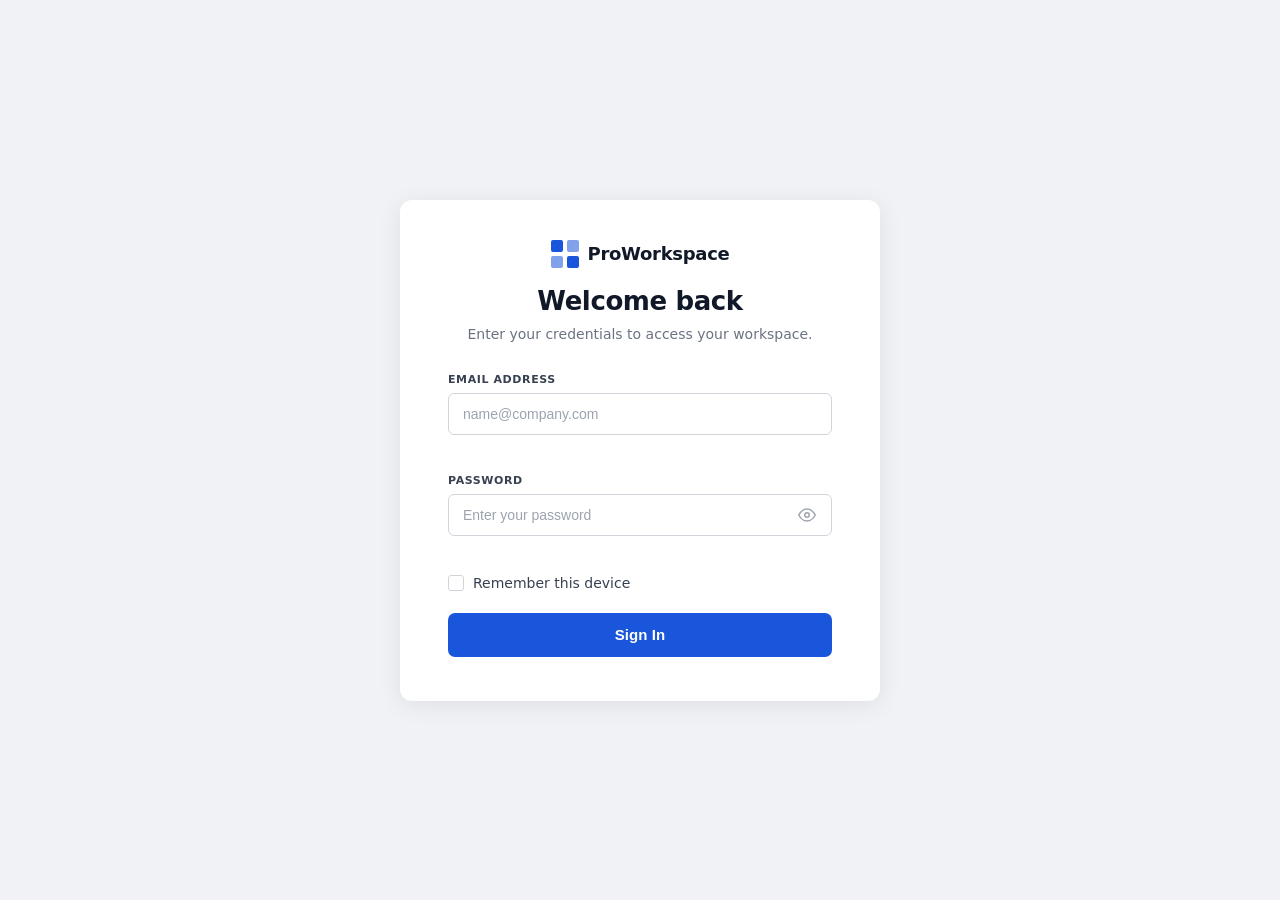
<file: index.html>
<!DOCTYPE html>
<html lang="en">
<head>
  <meta charset="UTF-8" />
  <meta name="viewport" content="width=device-width, initial-scale=1.0"/>
  <title>ProWorkspace – Sign In</title>
  <link rel="stylesheet" href="login.css" />
</head>
<body>

  <div class="card">

    <!-- Logo -->
    <div class="logo">
      <svg width="28" height="28" viewBox="0 0 28 28" fill="none" xmlns="http://www.w3.org/2000/svg">
        <rect x="0"  y="0"  width="12" height="12" rx="2" fill="#1a56db"/>
        <rect x="16" y="0"  width="12" height="12" rx="2" fill="#1a56db" opacity="0.55"/>
        <rect x="0"  y="16" width="12" height="12" rx="2" fill="#1a56db" opacity="0.55"/>
        <rect x="16" y="16" width="12" height="12" rx="2" fill="#1a56db"/>
      </svg>
      <span class="logo-text">ProWorkspace</span>
    </div>

    <!-- Heading -->
    <h1 class="heading">Welcome back</h1>
    <p class="subheading">Enter your credentials to access your workspace.</p>

    <!-- Form -->
    <form id="loginForm" novalidate>

      <!-- Email -->
      <div class="field-group">
        <label for="email" class="label">EMAIL ADDRESS</label>
        <input
          type="email"
          id="email"
          name="email"
          class="input"
          placeholder="name@company.com"
          autocomplete="email"
        />
        <span class="error-msg" id="emailError"></span>
      </div>

      <!-- Password -->
      <div class="field-group">
        <div class="label-row">
          <label for="password" class="label">PASSWORD</label>
        </div>
        <div class="input-wrapper">
          <input
            type="password"
            id="password"
            name="password"
            class="input"
            placeholder="Enter your password"
            autocomplete="current-password"
          />
          <button type="button" class="toggle-pw" id="togglePw" aria-label="Toggle password visibility">
            <!-- Eye icon -->
            <svg id="eyeIcon" xmlns="http://www.w3.org/2000/svg" width="18" height="18" viewBox="0 0 24 24"
              fill="none" stroke="#9ca3af" stroke-width="2" stroke-linecap="round" stroke-linejoin="round">
              <path d="M1 12s4-8 11-8 11 8 11 8-4 8-11 8-11-8-11-8z"/>
              <circle cx="12" cy="12" r="3"/>
            </svg>
          </button>
        </div>
        <span class="error-msg" id="passwordError"></span>
      </div>

      <!-- Remember -->
      <div class="remember-row">
        <label class="checkbox-label">
          <input type="checkbox" id="remember" name="remember" />
          <span class="custom-checkbox"></span>
          <span class="remember-text">Remember this device</span>
        </label>
      </div>

      <!-- Submit -->
      <button type="submit" class="btn-signin" id="signInBtn">
        <span class="btn-text">Sign In</span> 
        <span class="btn-spinner" id="btnSpinner" hidden></span>
    <form action="dashboard.html" method="GET">
</form>
      </button>

    </form>
  </div>

  <script src="login.js"></script>
</body>
</html>
</file>
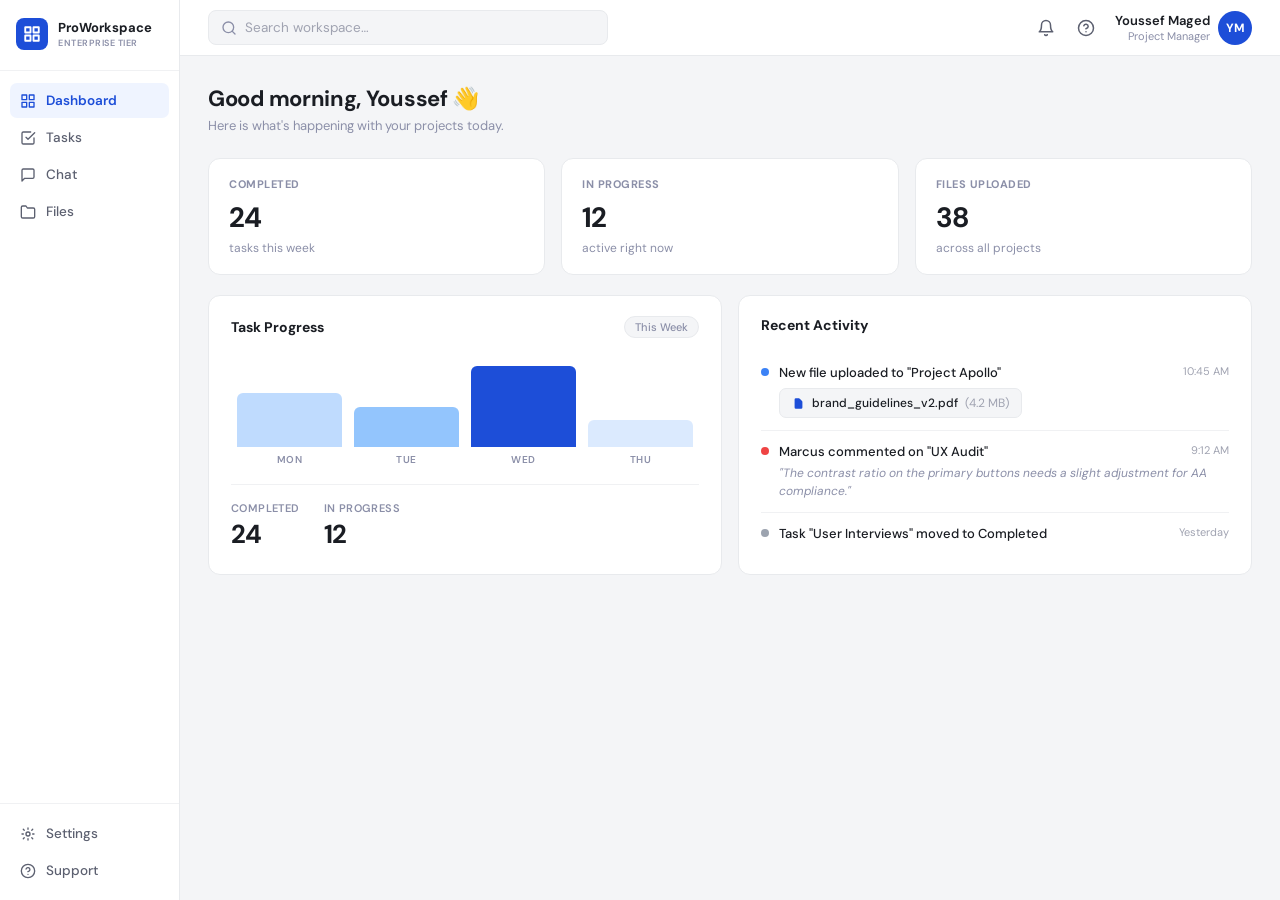
<file: dashboard.html>
<!DOCTYPE html>
<html lang="en">
<head>
  <meta charset="UTF-8"/>
  <meta name="viewport" content="width=device-width, initial-scale=1.0"/>
  <title>ProWorkspace – Dashboard</title>
  <link href="https://fonts.googleapis.com/css2?family=DM+Sans:wght@400;500;600;700&display=swap" rel="stylesheet"/>
  <link rel="stylesheet" href="dashboard.css"/>
</head>
<body>

<!-- ── SIDEBAR ── -->
<aside class="sidebar">
  <div class="sidebar__brand">
    <div class="brand-icon">
      <svg width="18" height="18" viewBox="0 0 24 24" fill="none" stroke="#fff" stroke-width="2.5" stroke-linecap="round" stroke-linejoin="round">
        <rect x="3" y="3" width="7" height="7"/><rect x="14" y="3" width="7" height="7"/>
        <rect x="14" y="14" width="7" height="7"/><rect x="3" y="14" width="7" height="7"/>
      </svg>
    </div>
    <div class="brand-text">
      <span class="brand-name">ProWorkspace</span>
      <span class="brand-tier">ENTERPRISE TIER</span>
    </div>
  </div>
  <nav class="sidebar__nav">
    <a href="dashboard.html" class="nav-item active">
      <svg viewBox="0 0 24 24" fill="none" stroke="currentColor" stroke-width="2" stroke-linecap="round" stroke-linejoin="round">
        <rect x="3" y="3" width="7" height="7"/><rect x="14" y="3" width="7" height="7"/>
        <rect x="14" y="14" width="7" height="7"/><rect x="3" y="14" width="7" height="7"/>
      </svg>
      Dashboard
    </a>
    <a href="tasks.html" class="nav-item">
      <svg viewBox="0 0 24 24" fill="none" stroke="currentColor" stroke-width="2" stroke-linecap="round" stroke-linejoin="round">
        <polyline points="9 11 12 14 22 4"/><path d="M21 12v7a2 2 0 01-2 2H5a2 2 0 01-2-2V5a2 2 0 012-2h11"/>
      </svg>
      Tasks
    </a>
    <a href="#" class="nav-item">
      <svg viewBox="0 0 24 24" fill="none" stroke="currentColor" stroke-width="2" stroke-linecap="round" stroke-linejoin="round">
        <path d="M21 15a2 2 0 01-2 2H7l-4 4V5a2 2 0 012-2h14a2 2 0 012 2z"/>
      </svg>
      Chat
    </a>
    <a href="files.html" class="nav-item">
      <svg viewBox="0 0 24 24" fill="none" stroke="currentColor" stroke-width="2" stroke-linecap="round" stroke-linejoin="round">
        <path d="M22 19a2 2 0 01-2 2H4a2 2 0 01-2-2V5a2 2 0 012-2h5l2 3h9a2 2 0 012 2z"/>
      </svg>
      Files
    </a>
  </nav>
  <div class="sidebar__footer">
    <a href="#" class="nav-item">
      <svg viewBox="0 0 24 24" fill="none" stroke="currentColor" stroke-width="2" stroke-linecap="round" stroke-linejoin="round">
        <circle cx="12" cy="12" r="3"/><path d="M19.07 4.93l-1.41 1.41M21 12h-2M19.07 19.07l-1.41-1.41M12 21v-2M4.93 19.07l1.41-1.41M3 12h2M4.93 4.93l1.41 1.41M12 3v2"/>
      </svg>
      Settings
    </a>
    <a href="#" class="nav-item">
      <svg viewBox="0 0 24 24" fill="none" stroke="currentColor" stroke-width="2" stroke-linecap="round" stroke-linejoin="round">
        <circle cx="12" cy="12" r="10"/><path d="M9.09 9a3 3 0 015.83 1c0 2-3 3-3 3M12 17h.01"/>
      </svg>
      Support
    </a>
  </div>
</aside>

<!-- ── MAIN ── -->
<main class="main">

  <header class="topbar">
    <button class="icon-btn" id="menuBtn">
  <svg width="18" height="18" viewBox="0 0 24 24" fill="none" stroke="currentColor" stroke-width="2" stroke-linecap="round" stroke-linejoin="round">
    <line x1="3" y1="6" x2="21" y2="6"/>
    <line x1="3" y1="12" x2="21" y2="12"/>
    <line x1="3" y1="18" x2="21" y2="18"/>
  </svg>
</button>
    <div class="topbar__search">
      <svg class="search-icon" width="16" height="16" viewBox="0 0 24 24" fill="none" stroke="currentColor" stroke-width="2" stroke-linecap="round" stroke-linejoin="round">
        <circle cx="11" cy="11" r="8"/><line x1="21" y1="21" x2="16.65" y2="16.65"/>
      </svg>
      <input type="text" placeholder="Search workspace…" class="search-input"/>
    </div>
    <div class="topbar__actions">
      <button class="icon-btn" title="Notifications">
        <svg width="18" height="18" viewBox="0 0 24 24" fill="none" stroke="currentColor" stroke-width="2" stroke-linecap="round" stroke-linejoin="round">
          <path d="M18 8A6 6 0 006 8c0 7-3 9-3 9h18s-3-2-3-9M13.73 21a2 2 0 01-3.46 0"/>
        </svg>
      </button>
      <button class="icon-btn" title="Help">
        <svg width="18" height="18" viewBox="0 0 24 24" fill="none" stroke="currentColor" stroke-width="2" stroke-linecap="round" stroke-linejoin="round">
          <circle cx="12" cy="12" r="10"/><path d="M9.09 9a3 3 0 015.83 1c0 2-3 3-3 3M12 17h.01"/>
        </svg>
      </button>
      <div class="user-profile">
        <div class="user-info">
          <span class="user-name">Youssef Maged</span>
          <span class="user-role">Project Manager</span>
        </div>
        <div class="user-avatar">YM</div>
      </div>
    </div>
  </header>

  <div class="content">
    <div class="greeting">
      <h1>Good morning, Youssef 👋</h1>
      <p>Here is what's happening with your projects today.</p>
    </div>

    <!-- Stat cards -->
    <div class="stat-cards">
      <div class="stat-card">
        <div class="stat-card__label">COMPLETED</div>
        <div class="stat-card__value">24</div>
        <div class="stat-card__sub">tasks this week</div>
      </div>
      <div class="stat-card">
        <div class="stat-card__label">IN PROGRESS</div>
        <div class="stat-card__value">12</div>
        <div class="stat-card__sub">active right now</div>
      </div>
      <div class="stat-card">
        <div class="stat-card__label">FILES UPLOADED</div>
        <div class="stat-card__value">38</div>
        <div class="stat-card__sub">across all projects</div>
      </div>
    </div>

    <!-- Two-col grid -->
    <div class="dash-grid">

      <!-- Task Progress chart -->
      <div class="card">
        <div class="card-header">
          <span class="card-title">Task Progress</span>
          <span class="card-badge">This Week</span>
        </div>
        <div class="chart-wrap" id="chart"></div>
        <div class="chart-stats">
          <div class="chart-stat">
            <span class="chart-stat__label">COMPLETED</span>
            <span class="chart-stat__val">24</span>
          </div>
          <div class="chart-stat">
            <span class="chart-stat__label">IN PROGRESS</span>
            <span class="chart-stat__val">12</span>
          </div>
        </div>
      </div>

      <!-- Recent Activity -->
      <div class="card">
        <div class="card-header">
          <span class="card-title">Recent Activity</span>
        </div>
        <div class="activity-list">
          <div class="activity-item">
            <div class="activity-dot dot-blue"></div>
            <div class="activity-body">
              <div class="activity-head">
                <span class="activity-text">New file uploaded to "Project Apollo"</span>
                <span class="activity-time">10:45 AM</span>
              </div>
              <div class="file-chip">
                <svg viewBox="0 0 20 20" fill="currentColor"><path fill-rule="evenodd" d="M4 4a2 2 0 012-2h4.586A2 2 0 0112 2.586L15.414 6A2 2 0 0116 7.414V16a2 2 0 01-2 2H6a2 2 0 01-2-2V4z" clip-rule="evenodd"/></svg>
                <span class="fn">brand_guidelines_v2.pdf</span>
                <span class="fs">(4.2 MB)</span>
              </div>
            </div>
          </div>
          <div class="activity-item">
            <div class="activity-dot dot-red"></div>
            <div class="activity-body">
              <div class="activity-head">
                <span class="activity-text">Marcus commented on "UX Audit"</span>
                <span class="activity-time">9:12 AM</span>
              </div>
              <p class="activity-quote">"The contrast ratio on the primary buttons needs a slight adjustment for AA compliance."</p>
            </div>
          </div>
          <div class="activity-item">
            <div class="activity-dot dot-gray"></div>
            <div class="activity-body">
              <div class="activity-head">
                <span class="activity-text">Task "User Interviews" moved to Completed</span>
                <span class="activity-time">Yesterday</span>
              </div>
            </div>
          </div>
        </div>
      </div>

    </div>
  </div>
</main>

<script src="dashboard.js"></script>
</body>
</html>
</file>
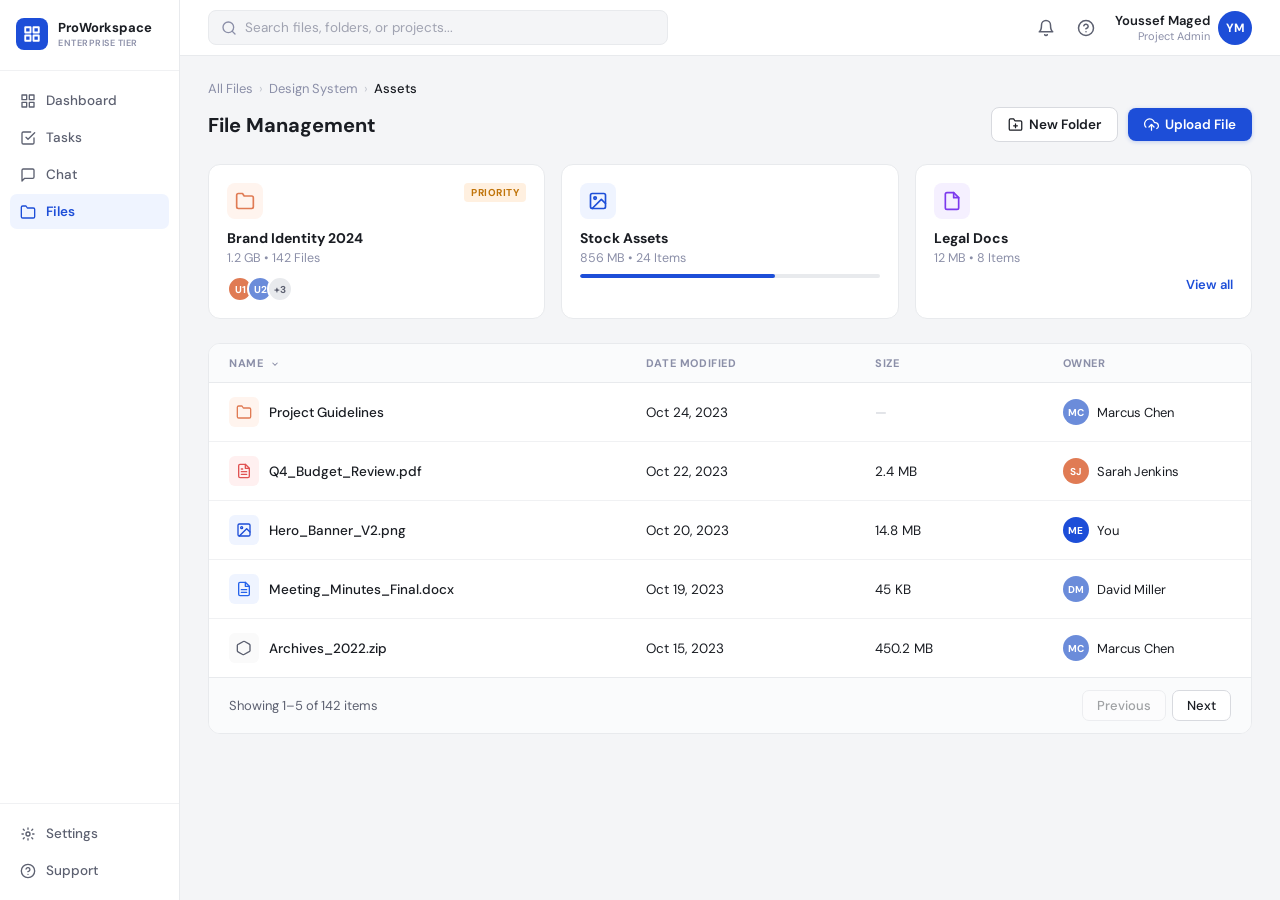
<file: files.html>
<!DOCTYPE html>
<html lang="en">
<head>
  <meta charset="UTF-8" />
  <meta name="viewport" content="width=device-width, initial-scale=1.0"/>
  <title>ProWorkspace – File Management</title>
  <link rel="stylesheet" href="files.css" />
  <link href="https://fonts.googleapis.com/css2?family=DM+Sans:wght@400;500;600;700&display=swap" rel="stylesheet"/>
</head>
<body>

  <!-- ───────────────── SIDEBAR ───────────────── -->
  <aside class="sidebar">
    <div class="sidebar__brand">
      <div class="brand-icon">
        <svg width="18" height="18" viewBox="0 0 24 24" fill="none" stroke="#fff" stroke-width="2.5" stroke-linecap="round" stroke-linejoin="round">
          <rect x="3" y="3" width="7" height="7"/><rect x="14" y="3" width="7" height="7"/>
          <rect x="14" y="14" width="7" height="7"/><rect x="3" y="14" width="7" height="7"/>
        </svg>
      </div>
      <div class="brand-text">
        <span class="brand-name">ProWorkspace</span>
        <span class="brand-tier">ENTERPRISE TIER</span>
      </div>
    </div>

    <nav class="sidebar__nav">
      <a href="dashboard.html" class="nav-item">
        <svg width="16" height="16" viewBox="0 0 24 24" fill="none" stroke="currentColor" stroke-width="2" stroke-linecap="round" stroke-linejoin="round">
          <rect x="3" y="3" width="7" height="7"/><rect x="14" y="3" width="7" height="7"/>
          <rect x="14" y="14" width="7" height="7"/><rect x="3" y="14" width="7" height="7"/>
        </svg>
        Dashboard
      </a>
      <a href="tasks.html" class="nav-item">
        <svg width="16" height="16" viewBox="0 0 24 24" fill="none" stroke="currentColor" stroke-width="2" stroke-linecap="round" stroke-linejoin="round">
          <polyline points="9 11 12 14 22 4"/><path d="M21 12v7a2 2 0 01-2 2H5a2 2 0 01-2-2V5a2 2 0 012-2h11"/>
        </svg>
        Tasks
      </a>
      <a href="#" class="nav-item">
        <svg width="16" height="16" viewBox="0 0 24 24" fill="none" stroke="currentColor" stroke-width="2" stroke-linecap="round" stroke-linejoin="round">
          <path d="M21 15a2 2 0 01-2 2H7l-4 4V5a2 2 0 012-2h14a2 2 0 012 2z"/>
        </svg>
        Chat
      </a>
      <a href="files.html" class="nav-item active">
        <svg width="16" height="16" viewBox="0 0 24 24" fill="none" stroke="currentColor" stroke-width="2" stroke-linecap="round" stroke-linejoin="round">
          <path d="M22 19a2 2 0 01-2 2H4a2 2 0 01-2-2V5a2 2 0 012-2h5l2 3h9a2 2 0 012 2z"/>
        </svg>
        Files
      </a>
    </nav>

    <div class="sidebar__footer">
      <a href="#" class="nav-item">
        <svg width="16" height="16" viewBox="0 0 24 24" fill="none" stroke="currentColor" stroke-width="2" stroke-linecap="round" stroke-linejoin="round">
          <circle cx="12" cy="12" r="3"/><path d="M19.07 4.93l-1.41 1.41M21 12h-2M19.07 19.07l-1.41-1.41M12 21v-2M4.93 19.07l1.41-1.41M3 12h2M4.93 4.93l1.41 1.41M12 3v2"/>
        </svg>
        Settings
      </a>
      <a href="#" class="nav-item">
        <svg width="16" height="16" viewBox="0 0 24 24" fill="none" stroke="currentColor" stroke-width="2" stroke-linecap="round" stroke-linejoin="round">
          <circle cx="12" cy="12" r="10"/><path d="M9.09 9a3 3 0 015.83 1c0 2-3 3-3 3M12 17h.01"/>
        </svg>
        Support
      </a>
    </div>
  </aside>

  <!-- ───────────────── MAIN CONTENT ───────────────── -->
  <main class="main">

    <header class="topbar">
      <button class="icon-btn" id="menuBtn">
  <svg width="18" height="18" viewBox="0 0 24 24" fill="none" stroke="currentColor" stroke-width="2" stroke-linecap="round" stroke-linejoin="round">
    <line x1="3" y1="6" x2="21" y2="6"/>
    <line x1="3" y1="12" x2="21" y2="12"/>
    <line x1="3" y1="18" x2="21" y2="18"/>
  </svg>
</button>
      <div class="topbar__search">
        <svg class="search-icon" width="16" height="16" viewBox="0 0 24 24" fill="none" stroke="currentColor" stroke-width="2" stroke-linecap="round" stroke-linejoin="round">
          <circle cx="11" cy="11" r="8"/><line x1="21" y1="21" x2="16.65" y2="16.65"/>
        </svg>
        <input type="text" placeholder="Search files, folders, or projects..." class="search-input" />
      </div>
      <div class="topbar__actions">
        <button class="icon-btn" id="notifBtn" title="Notifications">
          <svg width="18" height="18" viewBox="0 0 24 24" fill="none" stroke="currentColor" stroke-width="2" stroke-linecap="round" stroke-linejoin="round">
            <path d="M18 8A6 6 0 006 8c0 7-3 9-3 9h18s-3-2-3-9M13.73 21a2 2 0 01-3.46 0"/>
          </svg>
        </button>
        <button class="icon-btn" title="Help">
          <svg width="18" height="18" viewBox="0 0 24 24" fill="none" stroke="currentColor" stroke-width="2" stroke-linecap="round" stroke-linejoin="round">
            <circle cx="12" cy="12" r="10"/><path d="M9.09 9a3 3 0 015.83 1c0 2-3 3-3 3M12 17h.01"/>
          </svg>
        </button>
        <div class="user-profile">
          <div class="user-info">
            <span class="user-name">Youssef Maged</span>
            <span class="user-role">Project Admin</span>
          </div>
          <div class="user-avatar" title="Youssef Maged">YM</div>
        </div>
      </div>
    </header>

    <div class="content">

      <div class="page-header">
        <nav class="breadcrumb">
          <a href="#" class="breadcrumb__link">All Files</a>
          <span class="breadcrumb__sep">›</span>
          <a href="#" class="breadcrumb__link">Design System</a>
          <span class="breadcrumb__sep">›</span>
          <span class="breadcrumb__current">Assets</span>
        </nav>
        <div class="page-header__row">
          <h1 class="page-title">File Management</h1>
          <div class="page-actions">
            <button class="btn btn--secondary" id="newFolderBtn">
              <svg width="15" height="15" viewBox="0 0 24 24" fill="none" stroke="currentColor" stroke-width="2" stroke-linecap="round" stroke-linejoin="round">
                <path d="M22 19a2 2 0 01-2 2H4a2 2 0 01-2-2V5a2 2 0 012-2h5l2 3h9a2 2 0 012 2z"/>
                <line x1="12" y1="11" x2="12" y2="17"/><line x1="9" y1="14" x2="15" y2="14"/>
              </svg>
              New Folder
            </button>
            <button class="btn btn--primary" id="uploadBtn">
              <svg width="15" height="15" viewBox="0 0 24 24" fill="none" stroke="currentColor" stroke-width="2" stroke-linecap="round" stroke-linejoin="round">
                <polyline points="16 16 12 12 8 16"/><line x1="12" y1="12" x2="12" y2="21"/>
                <path d="M20.39 18.39A5 5 0 0018 9h-1.26A8 8 0 103 16.3"/>
              </svg>
              Upload File
            </button>
          </div>
        </div>
      </div>

      <div class="cards-grid">
        <div class="folder-card folder-card--priority">
          <div class="folder-card__header">
            <div class="folder-icon folder-icon--orange">
              <svg width="20" height="20" viewBox="0 0 24 24" fill="none" stroke="currentColor" stroke-width="2" stroke-linecap="round" stroke-linejoin="round">
                <path d="M22 19a2 2 0 01-2 2H4a2 2 0 01-2-2V5a2 2 0 012-2h5l2 3h9a2 2 0 012 2z"/>
              </svg>
            </div>
            <span class="badge badge--priority">PRIORITY</span>
          </div>
          <div class="folder-card__body">
            <h3 class="folder-card__title">Brand Identity 2024</h3>
            <p class="folder-card__meta">1.2 GB • 142 Files</p>
          </div>
          <div class="folder-card__footer">
            <div class="avatars">
              <div class="avatar avatar--sm" style="background:#e07b54;">U1</div>
              <div class="avatar avatar--sm" style="background:#6b8cda;">U2</div>
              <div class="avatar avatar--sm avatar--count">+3</div>
            </div>
          </div>
        </div>

        <div class="folder-card">
          <div class="folder-card__header">
            <div class="folder-icon folder-icon--blue">
              <svg width="20" height="20" viewBox="0 0 24 24" fill="none" stroke="currentColor" stroke-width="2" stroke-linecap="round" stroke-linejoin="round">
                <rect x="3" y="3" width="18" height="18" rx="2"/><circle cx="8.5" cy="8.5" r="1.5"/>
                <polyline points="21 15 16 10 5 21"/>
              </svg>
            </div>
          </div>
          <div class="folder-card__body">
            <h3 class="folder-card__title">Stock Assets</h3>
            <p class="folder-card__meta">856 MB • 24 Items</p>
            <div class="progress-bar"><div class="progress-bar__fill" style="width:65%"></div></div>
          </div>
        </div>

        <div class="folder-card">
          <div class="folder-card__header">
            <div class="folder-icon folder-icon--purple">
              <svg width="20" height="20" viewBox="0 0 24 24" fill="none" stroke="currentColor" stroke-width="2" stroke-linecap="round" stroke-linejoin="round">
                <path d="M14 2H6a2 2 0 00-2 2v16a2 2 0 002 2h12a2 2 0 002-2V8z"/>
                <polyline points="14 2 14 8 20 8"/>
              </svg>
            </div>
          </div>
          <div class="folder-card__body">
            <h3 class="folder-card__title">Legal Docs</h3>
            <p class="folder-card__meta">12 MB • 8 Items</p>
          </div>
          <div class="folder-card__footer folder-card__footer--right">
            <a href="#" class="view-all-link">View all</a>
          </div>
        </div>
      </div>

      <div class="file-table-wrapper">
        <table class="file-table">
          <thead>
            <tr>
              <th class="col-name">NAME <svg width="10" height="10" viewBox="0 0 24 24" fill="none" stroke="currentColor" stroke-width="2.5"><polyline points="6 9 12 15 18 9"/></svg></th>
              <th class="col-date">DATE MODIFIED</th>
              <th class="col-size">SIZE</th>
              <th class="col-owner">OWNER</th>
            </tr>
          </thead>
          <tbody id="fileTableBody"></tbody>
        </table>
        <div class="table-footer">
          <span class="table-count" id="tableCount">Showing 5 of 142 items</span>
          <div class="pagination">
            <button class="page-btn" id="prevBtn" disabled>Previous</button>
            <button class="page-btn page-btn--next" id="nextBtn">Next</button>
          </div>
        </div>
      </div>

    </div>
  </main>

  <!-- MODAL: New Folder -->
  <div class="modal-overlay" id="newFolderModal">
    <div class="modal">
      <h2 class="modal__title">Create New Folder</h2>
      <input type="text" class="modal__input" id="folderNameInput" placeholder="Folder name" />
      <div class="modal__actions">
        <button class="btn btn--secondary" id="cancelFolderBtn">Cancel</button>
        <button class="btn btn--primary" id="confirmFolderBtn">Create</button>
      </div>
    </div>
  </div>

  <!-- MODAL: Upload -->
  <div class="modal-overlay" id="uploadModal">
    <div class="modal">
      <h2 class="modal__title">Upload File</h2>
      <label class="upload-zone" id="uploadZone">
        <svg width="32" height="32" viewBox="0 0 24 24" fill="none" stroke="#3b82f6" stroke-width="1.5" stroke-linecap="round" stroke-linejoin="round">
          <polyline points="16 16 12 12 8 16"/><line x1="12" y1="12" x2="12" y2="21"/>
          <path d="M20.39 18.39A5 5 0 0018 9h-1.26A8 8 0 103 16.3"/>
        </svg>
        <span>Click to select a file or drag &amp; drop</span>
        <input type="file" id="fileInput" style="display:none" />
      </label>
      <p class="upload-filename" id="uploadFilename"></p>
      <div class="modal__actions">
        <button class="btn btn--secondary" id="cancelUploadBtn">Cancel</button>
        <button class="btn btn--primary" id="confirmUploadBtn">Upload</button>
      </div>
    </div>
  </div>

  <!-- NOTIFICATION PANEL -->
  <div class="notif-panel" id="notifPanel">
    <div class="notif-header">
      <span>Notifications</span>
      <button class="notif-close" id="notifClose">✕</button>
    </div>
    <ul class="notif-list">
      <li class="notif-item">
        <span class="notif-dot notif-dot--blue"></span>
        <div><p class="notif-text">Hero_Banner_V2.png was uploaded</p><p class="notif-time">2 hours ago</p></div>
      </li>
      <li class="notif-item">
        <span class="notif-dot notif-dot--green"></span>
        <div><p class="notif-text">Q4_Budget_Review.pdf shared with team</p><p class="notif-time">Yesterday</p></div>
      </li>
      <li class="notif-item">
        <span class="notif-dot notif-dot--orange"></span>
        <div><p class="notif-text">Brand Identity 2024 marked as PRIORITY</p><p class="notif-time">2 days ago</p></div>
      </li>
    </ul>
  </div>

  <script src="files.js"></script>
</body>
</html>
</file>
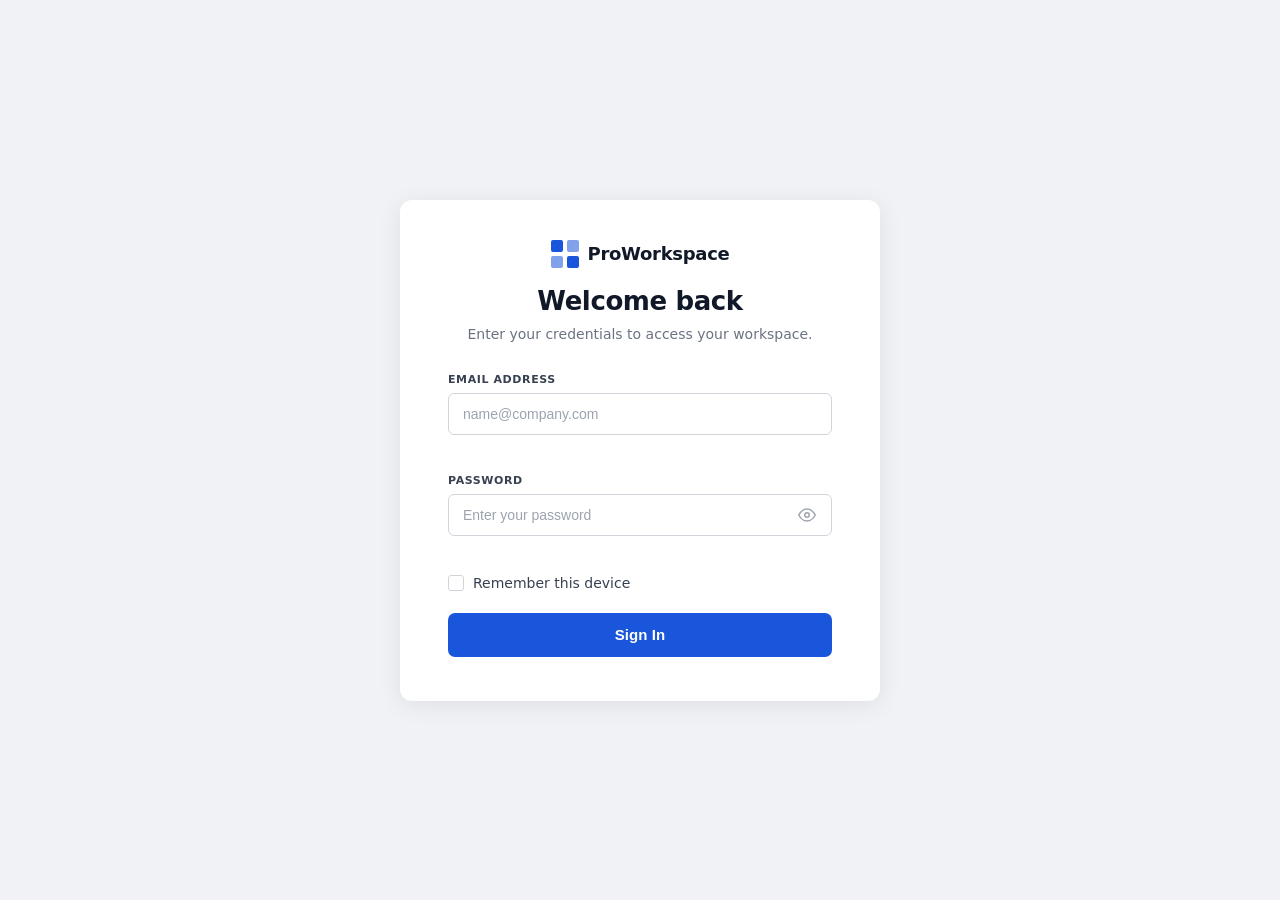
<file: login.html>
<!DOCTYPE html>
<html lang="en">
<head>
  <meta charset="UTF-8" />
  <meta name="viewport" content="width=device-width, initial-scale=1.0"/>
  <title>ProWorkspace – Sign In</title>
  <link rel="stylesheet" href="login.css" />
</head>
<body>

  <div class="card">

    <!-- Logo -->
    <div class="logo">
      <svg width="28" height="28" viewBox="0 0 28 28" fill="none" xmlns="http://www.w3.org/2000/svg">
        <rect x="0"  y="0"  width="12" height="12" rx="2" fill="#1a56db"/>
        <rect x="16" y="0"  width="12" height="12" rx="2" fill="#1a56db" opacity="0.55"/>
        <rect x="0"  y="16" width="12" height="12" rx="2" fill="#1a56db" opacity="0.55"/>
        <rect x="16" y="16" width="12" height="12" rx="2" fill="#1a56db"/>
      </svg>
      <span class="logo-text">ProWorkspace</span>
    </div>

    <!-- Heading -->
    <h1 class="heading">Welcome back</h1>
    <p class="subheading">Enter your credentials to access your workspace.</p>

    <!-- Form -->
    <form id="loginForm" novalidate>

      <!-- Email -->
      <div class="field-group">
        <label for="email" class="label">EMAIL ADDRESS</label>
        <input
          type="email"
          id="email"
          name="email"
          class="input"
          placeholder="name@company.com"
          autocomplete="email"
        />
        <span class="error-msg" id="emailError"></span>
      </div>

      <!-- Password -->
      <div class="field-group">
        <div class="label-row">
          <label for="password" class="label">PASSWORD</label>
        </div>
        <div class="input-wrapper">
          <input
            type="password"
            id="password"
            name="password"
            class="input"
            placeholder="Enter your password"
            autocomplete="current-password"
          />
          <button type="button" class="toggle-pw" id="togglePw" aria-label="Toggle password visibility">
            <!-- Eye icon -->
            <svg id="eyeIcon" xmlns="http://www.w3.org/2000/svg" width="18" height="18" viewBox="0 0 24 24"
              fill="none" stroke="#9ca3af" stroke-width="2" stroke-linecap="round" stroke-linejoin="round">
              <path d="M1 12s4-8 11-8 11 8 11 8-4 8-11 8-11-8-11-8z"/>
              <circle cx="12" cy="12" r="3"/>
            </svg>
          </button>
        </div>
        <span class="error-msg" id="passwordError"></span>
      </div>

      <!-- Remember -->
      <div class="remember-row">
        <label class="checkbox-label">
          <input type="checkbox" id="remember" name="remember" />
          <span class="custom-checkbox"></span>
          <span class="remember-text">Remember this device</span>
        </label>
      </div>

      <!-- Submit -->
      <button type="submit" class="btn-signin" id="signInBtn">
        <span class="btn-text">Sign In</span> 
        <span class="btn-spinner" id="btnSpinner" hidden></span>
    <form action="dashboard.html" method="GET">
</form>
      </button>

    </form>
  </div>

  <script src="login.js"></script>
</body>
</html>
</file>
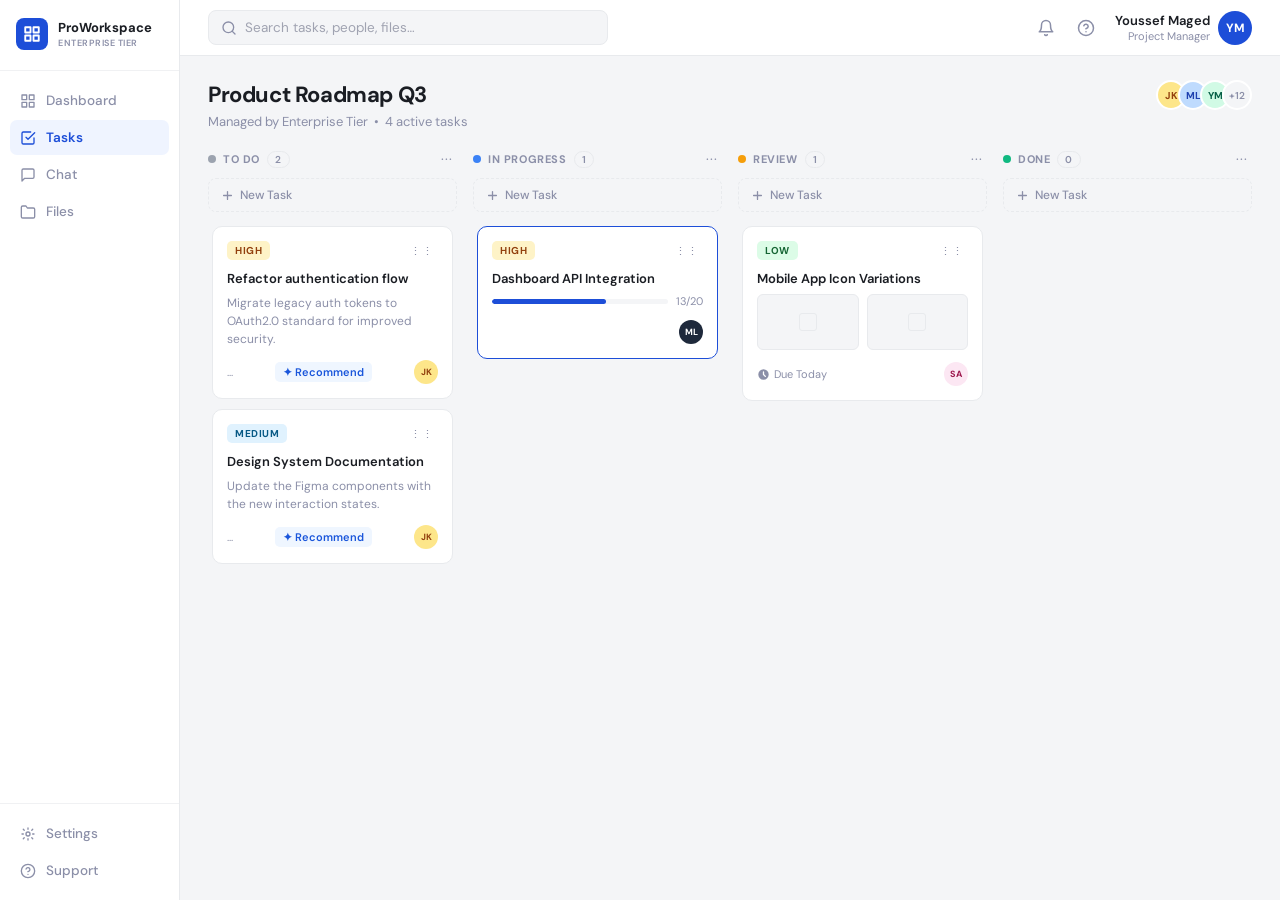
<file: tasks.html>
<!DOCTYPE html>
<html lang="en">
<head>
  <meta charset="UTF-8"/>
  <meta name="viewport" content="width=device-width, initial-scale=1.0"/>
  <title>ProWorkspace – Tasks</title>
  <link href="https://fonts.googleapis.com/css2?family=DM+Sans:ital,wght@0,400;0,500;0,600;0,700;1,400&display=swap" rel="stylesheet"/>
  <link rel="stylesheet" href="tasks.css"/>
</head>
<body>

<!-- ── SIDEBAR ── -->
<aside class="sidebar">
  <div class="sidebar__brand">
    <div class="brand-icon">
      <svg width="18" height="18" viewBox="0 0 24 24" fill="none" stroke="#fff" stroke-width="2.5" stroke-linecap="round" stroke-linejoin="round">
        <rect x="3" y="3" width="7" height="7"/><rect x="14" y="3" width="7" height="7"/>
        <rect x="14" y="14" width="7" height="7"/><rect x="3" y="14" width="7" height="7"/>
      </svg>
    </div>
    <div class="brand-text">
      <span class="brand-name">ProWorkspace</span>
      <span class="brand-tier">ENTERPRISE TIER</span>
    </div>
  </div>
  <nav class="sidebar__nav">
    <a href="dashboard.html" class="nav-item">
      <svg viewBox="0 0 24 24" fill="none" stroke="currentColor" stroke-width="2" stroke-linecap="round" stroke-linejoin="round">
        <rect x="3" y="3" width="7" height="7"/><rect x="14" y="3" width="7" height="7"/>
        <rect x="14" y="14" width="7" height="7"/><rect x="3" y="14" width="7" height="7"/>
      </svg>
      Dashboard
    </a>
    <a href="tasks.html" class="nav-item active">
      <svg viewBox="0 0 24 24" fill="none" stroke="currentColor" stroke-width="2" stroke-linecap="round" stroke-linejoin="round">
        <polyline points="9 11 12 14 22 4"/><path d="M21 12v7a2 2 0 01-2 2H5a2 2 0 01-2-2V5a2 2 0 012-2h11"/>
      </svg>
      Tasks
    </a>
    <a href="#" class="nav-item">
      <svg viewBox="0 0 24 24" fill="none" stroke="currentColor" stroke-width="2" stroke-linecap="round" stroke-linejoin="round">
        <path d="M21 15a2 2 0 01-2 2H7l-4 4V5a2 2 0 012-2h14a2 2 0 012 2z"/>
      </svg>
      Chat
    </a>
    <a href="files.html" class="nav-item">
      <svg viewBox="0 0 24 24" fill="none" stroke="currentColor" stroke-width="2" stroke-linecap="round" stroke-linejoin="round">
        <path d="M22 19a2 2 0 01-2 2H4a2 2 0 01-2-2V5a2 2 0 012-2h5l2 3h9a2 2 0 012 2z"/>
      </svg>
      Files
    </a>
  </nav>
  <div class="sidebar__footer">
    <a href="#" class="nav-item">
      <svg viewBox="0 0 24 24" fill="none" stroke="currentColor" stroke-width="2" stroke-linecap="round" stroke-linejoin="round">
        <circle cx="12" cy="12" r="3"/><path d="M19.07 4.93l-1.41 1.41M21 12h-2M19.07 19.07l-1.41-1.41M12 21v-2M4.93 19.07l1.41-1.41M3 12h2M4.93 4.93l1.41 1.41M12 3v2"/>
      </svg>
      Settings
    </a>
    <a href="#" class="nav-item">
      <svg viewBox="0 0 24 24" fill="none" stroke="currentColor" stroke-width="2" stroke-linecap="round" stroke-linejoin="round">
        <circle cx="12" cy="12" r="10"/><path d="M9.09 9a3 3 0 015.83 1c0 2-3 3-3 3M12 17h.01"/>
      </svg>
      Support
    </a>
  </div>
</aside>

<!-- ── MAIN ── -->
<main class="main">

  <header class="topbar">
    <button class="icon-btn" id="menuBtn">
  <svg width="18" height="18" viewBox="0 0 24 24" fill="none" stroke="currentColor" stroke-width="2" stroke-linecap="round" stroke-linejoin="round">
    <line x1="3" y1="6" x2="21" y2="6"/>
    <line x1="3" y1="12" x2="21" y2="12"/>
    <line x1="3" y1="18" x2="21" y2="18"/>
  </svg>
</button>
    <div class="topbar__search">
      <svg class="search-icon" width="16" height="16" viewBox="0 0 24 24" fill="none" stroke="currentColor" stroke-width="2" stroke-linecap="round" stroke-linejoin="round">
        <circle cx="11" cy="11" r="8"/><line x1="21" y1="21" x2="16.65" y2="16.65"/>
      </svg>
      <input type="text" placeholder="Search tasks, people, files…" class="search-input"/>
    </div>
    <div class="topbar__actions">
      <button class="icon-btn" title="Notifications">
        <svg width="18" height="18" viewBox="0 0 24 24" fill="none" stroke="currentColor" stroke-width="2" stroke-linecap="round" stroke-linejoin="round">
          <path d="M18 8A6 6 0 006 8c0 7-3 9-3 9h18s-3-2-3-9M13.73 21a2 2 0 01-3.46 0"/>
        </svg>
      </button>
      <button class="icon-btn" title="Help">
        <svg width="18" height="18" viewBox="0 0 24 24" fill="none" stroke="currentColor" stroke-width="2" stroke-linecap="round" stroke-linejoin="round">
          <circle cx="12" cy="12" r="10"/><path d="M9.09 9a3 3 0 015.83 1c0 2-3 3-3 3M12 17h.01"/>
        </svg>
      </button>
      <div class="user-profile">
        <div class="user-info">
          <span class="user-name">Youssef Maged</span>
          <span class="user-role">Project Manager</span>
        </div>
        <div class="user-avatar">YM</div>
      </div>
    </div>
  </header>

  <div class="page-header">
    <div>
      <h1 class="page-title">Product Roadmap Q3</h1>
      <p class="page-sub">Managed by Enterprise Tier &nbsp;•&nbsp; <span id="active-count">4</span> active tasks</p>
    </div>
    <div class="member-stack">
      <div class="member-avatar" style="background:#fde68a;color:#92400e;">JK</div>
      <div class="member-avatar" style="background:#bfdbfe;color:#1e40af;">ML</div>
      <div class="member-avatar" style="background:#d1fae5;color:#065f46;">YM</div>
      <div class="member-more">+12</div>
    </div>
  </div>

  <!-- Kanban Board -->
  <div class="board" id="board">

    <!-- TO DO -->
    <div class="column" id="col-todo" data-col="todo">
      <div class="col-header">
        <div class="col-title">
          <span class="col-dot dot-gray"></span>
          <span>TO DO</span>
          <span class="col-count" id="count-todo">2</span>
        </div>
        <button class="col-menu">···</button>
      </div>
      <button class="new-task-btn" onclick="openModal('todo')">
        <svg viewBox="0 0 20 20" fill="currentColor"><path fill-rule="evenodd" d="M10 3a1 1 0 011 1v5h5a1 1 0 110 2h-5v5a1 1 0 11-2 0v-5H4a1 1 0 110-2h5V4a1 1 0 011-1z" clip-rule="evenodd"/></svg>
        New Task
      </button>
      <div class="cards-list" id="cards-todo">
        <div class="card" draggable="true" data-id="1" data-col="todo">
          <div class="card-top">
            <span class="priority high">HIGH</span>
            <button class="card-menu">⋮⋮</button>
          </div>
          <div class="card-title">Refactor authentication flow</div>
          <div class="card-desc">Migrate legacy auth tokens to OAuth2.0 standard for improved security.</div>
          <div class="card-footer">
  <div class="card-meta">...</div>
  <button class="recommend-btn" onclick="openRecommend(this, '1')">✦ Recommend</button>
  <div class="card-avatar" style="background:#fde68a;color:#92400e;">JK</div>
</div>
        </div>
        <div class="card" draggable="true" data-id="2" data-col="todo">
          <div class="card-top">
            <span class="priority medium">MEDIUM</span>
            <button class="card-menu">⋮⋮</button>
          </div>
          <div class="card-title">Design System Documentation</div>
          <div class="card-desc">Update the Figma components with the new interaction states.</div>
          <div class="card-footer">
  <div class="card-meta">...</div>
  <button class="recommend-btn" onclick="openRecommend(this, '1')">✦ Recommend</button>
  <div class="card-avatar" style="background:#fde68a;color:#92400e;">JK</div>
</div>
        </div>
      </div>
    </div>

    <!-- IN PROGRESS -->
    <div class="column" id="col-inprogress" data-col="inprogress">
      <div class="col-header">
        <div class="col-title">
          <span class="col-dot dot-blue"></span>
          <span>IN PROGRESS</span>
          <span class="col-count" id="count-inprogress">1</span>
        </div>
        <button class="col-menu">···</button>
      </div>
      <button class="new-task-btn" onclick="openModal('inprogress')">
        <svg viewBox="0 0 20 20" fill="currentColor"><path fill-rule="evenodd" d="M10 3a1 1 0 011 1v5h5a1 1 0 110 2h-5v5a1 1 0 11-2 0v-5H4a1 1 0 110-2h5V4a1 1 0 011-1z" clip-rule="evenodd"/></svg>
        New Task
      </button>
      <div class="cards-list" id="cards-inprogress">
        <div class="card card-active" draggable="true" data-id="3" data-col="inprogress">
          <div class="card-top">
            <span class="priority high">HIGH</span>
            <button class="card-menu">⋮⋮</button>
          </div>
          <div class="card-title">Dashboard API Integration</div>
          <div class="progress-wrap">
            <div class="progress-bar"><div class="progress-fill" style="width:65%"></div></div>
            <span class="progress-label">13/20</span>
          </div>
          <div class="card-footer">
            <div class="card-meta"></div>
            <div class="card-avatar" style="background:#1e293b;color:#fff;">ML</div>
          </div>
        </div>
      </div>
    </div>

    <!-- REVIEW -->
    <div class="column" id="col-review" data-col="review">
      <div class="col-header">
        <div class="col-title">
          <span class="col-dot dot-orange"></span>
          <span>REVIEW</span>
          <span class="col-count" id="count-review">1</span>
        </div>
        <button class="col-menu">···</button>
      </div>
      <button class="new-task-btn" onclick="openModal('review')">
        <svg viewBox="0 0 20 20" fill="currentColor"><path fill-rule="evenodd" d="M10 3a1 1 0 011 1v5h5a1 1 0 110 2h-5v5a1 1 0 11-2 0v-5H4a1 1 0 110-2h5V4a1 1 0 011-1z" clip-rule="evenodd"/></svg>
        New Task
      </button>
      <div class="cards-list" id="cards-review">
        <div class="card" draggable="true" data-id="4" data-col="review">
          <div class="card-top">
            <span class="priority low">LOW</span>
            <button class="card-menu">⋮⋮</button>
          </div>
          <div class="card-title">Mobile App Icon Variations</div>
          <div class="image-placeholders">
            <div class="img-ph"></div>
            <div class="img-ph"></div>
          </div>
          <div class="card-footer">
            <div class="card-meta">
              <svg viewBox="0 0 20 20" fill="currentColor" width="13" height="13"><path fill-rule="evenodd" d="M10 18a8 8 0 100-16 8 8 0 000 16zm1-12a1 1 0 10-2 0v4a1 1 0 00.293.707l2.828 2.829a1 1 0 101.415-1.415L11 9.586V6z" clip-rule="evenodd"/></svg>
              <span>Due Today</span>
            </div>
            <div class="card-avatar" style="background:#fce7f3;color:#9d174d;">SA</div>
          </div>
        </div>
      </div>
    </div>

    <!-- DONE -->
    <div class="column" id="col-done" data-col="done">
      <div class="col-header">
        <div class="col-title">
          <span class="col-dot dot-green"></span>
          <span>DONE</span>
          <span class="col-count" id="count-done">0</span>
        </div>
        <button class="col-menu">···</button>
      </div>
      <button class="new-task-btn" onclick="openModal('done')">
        <svg viewBox="0 0 20 20" fill="currentColor"><path fill-rule="evenodd" d="M10 3a1 1 0 011 1v5h5a1 1 0 110 2h-5v5a1 1 0 11-2 0v-5H4a1 1 0 110-2h5V4a1 1 0 011-1z" clip-rule="evenodd"/></svg>
        New Task
      </button>
      <div class="cards-list" id="cards-done"></div>
    </div>

  </div>
</main>

<!-- ADD TASK MODAL -->
<div class="modal-overlay" id="modal-overlay" onclick="closeModal()"></div>
<div class="modal" id="modal">
  <div class="modal-header">
    <h2 class="modal-title">New Task</h2>
    <button class="modal-close" onclick="closeModal()">✕</button>
  </div>
  <div class="modal-body">
    <label>Title</label>
    <input type="text" id="new-title" placeholder="Task title…"/>
    <label>Description</label>
    <textarea id="new-desc" placeholder="Short description…" rows="3"></textarea>
    <label>Priority</label>
    <select id="new-priority">
      <option value="high">HIGH</option>
      <option value="medium" selected>MEDIUM</option>
      <option value="low">LOW</option>
    </select>
    <input type="hidden" id="new-col"/>
  </div>
  <div class="modal-footer">
    <button class="btn-cancel" onclick="closeModal()">Cancel</button>
    <button class="btn-add" onclick="addTask()">Add Task</button>
  </div>
</div>
<!-- RECOMMENDER POPUP -->
<div class="recommend-popup" id="recommend-popup">
  <div class="recommend-popup__title">✦ AI Suggestions</div>
  <div class="recommend-popup__list" id="recommend-list"></div>
</div>
<script src="tasks.js"></script>
</body>
</html>
</file>
<file: login.css>
/* =============================================
   ProWorkspace – Login Page Styles
   ============================================= */

/* ---------- Reset & Base ---------- */
*, *::before, *::after {
  box-sizing: border-box;
  margin: 0;
  padding: 0;
}

body {
  min-height: 100vh;
  display: flex;
  align-items: center;
  justify-content: center;
  background-color: #f0f2f5;
  font-family: 'Segoe UI', system-ui, -apple-system, sans-serif;
  color: #111827;
}

/* ---------- Card ---------- */
.card {
  background: #ffffff;
  border-radius: 12px;
  padding: 40px 48px 44px;
  width: 100%;
  max-width: 480px;
  box-shadow: 0 4px 24px rgba(0, 0, 0, 0.08);
  animation: fadeUp 0.4s ease both;
}

@keyframes fadeUp {
  from { opacity: 0; transform: translateY(18px); }
  to   { opacity: 1; transform: translateY(0);    }
}

/* ---------- Logo ---------- */
.logo {
  display: flex;
  align-items: center;
  gap: 9px;
  justify-content: center;
  margin-bottom: 18px;
}

.logo-text {
  font-size: 18px;
  font-weight: 600;
  color: #111827;
  letter-spacing: -0.3px;
}

/* ---------- Heading ---------- */
.heading {
  font-size: 26px;
  font-weight: 700;
  text-align: center;
  color: #111827;
  margin-bottom: 8px;
  letter-spacing: -0.4px;
}

.subheading {
  font-size: 14px;
  color: #6b7280;
  text-align: center;
  margin-bottom: 28px;
  line-height: 1.5;
}

/* ---------- Form Fields ---------- */
.field-group {
  margin-bottom: 18px;
}

.label {
  display: block;
  font-size: 11px;
  font-weight: 600;
  letter-spacing: 0.6px;
  color: #374151;
  margin-bottom: 7px;
  text-transform: uppercase;
}

.label-row {
  display: flex;
  align-items: center;
  justify-content: space-between;
  margin-bottom: 7px;
}

.label-row .label {
  margin-bottom: 0;
}

.forgot-link {
  font-size: 13px;
  color: #1a56db;
  text-decoration: none;
  font-weight: 500;
  transition: color 0.15s;
}

.forgot-link:hover {
  color: #1648c0;
  text-decoration: underline;
}

/* ---------- Inputs ---------- */
.input {
  width: 100%;
  height: 42px;
  padding: 0 14px;
  border: 1.5px solid #d1d5db;
  border-radius: 6px;
  font-size: 14px;
  color: #111827;
  background: #fff;
  outline: none;
  transition: border-color 0.18s, box-shadow 0.18s;
}

.input::placeholder {
  color: #9ca3af;
}

.input:focus {
  border-color: #1a56db;
  box-shadow: 0 0 0 3px rgba(26, 86, 219, 0.12);
}

.input.error {
  border-color: #ef4444;
  box-shadow: 0 0 0 3px rgba(239, 68, 68, 0.1);
}

/* ---------- Password Wrapper ---------- */
.input-wrapper {
  position: relative;
}

.input-wrapper .input {
  padding-right: 44px;
}

.toggle-pw {
  position: absolute;
  right: 12px;
  top: 50%;
  transform: translateY(-50%);
  background: none;
  border: none;
  cursor: pointer;
  padding: 4px;
  display: flex;
  align-items: center;
  justify-content: center;
  color: #9ca3af;
  transition: color 0.15s;
}

.toggle-pw:hover {
  color: #6b7280;
}

/* ---------- Error Messages ---------- */
.error-msg {
  display: block;
  font-size: 12px;
  color: #ef4444;
  margin-top: 5px;
  min-height: 16px;
}

/* ---------- Remember Row ---------- */
.remember-row {
  margin-bottom: 22px;
}

.checkbox-label {
  display: flex;
  align-items: center;
  gap: 9px;
  cursor: pointer;
  user-select: none;
}

/* Hide native checkbox */
.checkbox-label input[type="checkbox"] {
  position: absolute;
  opacity: 0;
  width: 0;
  height: 0;
}

/* Custom checkbox */
.custom-checkbox {
  width: 16px;
  height: 16px;
  min-width: 16px;
  border: 1.5px solid #d1d5db;
  border-radius: 3px;
  background: #fff;
  display: flex;
  align-items: center;
  justify-content: center;
  transition: border-color 0.15s, background 0.15s;
}

.checkbox-label input[type="checkbox"]:checked + .custom-checkbox {
  background: #1a56db;
  border-color: #1a56db;
}

.checkbox-label input[type="checkbox"]:checked + .custom-checkbox::after {
  content: '';
  display: block;
  width: 9px;
  height: 5px;
  border-left: 2px solid #fff;
  border-bottom: 2px solid #fff;
  transform: rotate(-45deg) translateY(-1px);
}

.remember-text {
  font-size: 14px;
  color: #374151;
}

/* ---------- Sign In Button ---------- */
.btn-signin {
  width: 100%;
  height: 44px;
  background: #1a56db;
  color: #ffffff;
  border: none;
  border-radius: 7px;
  font-size: 15px;
  font-weight: 600;
  cursor: pointer;
  display: flex;
  align-items: center;
  justify-content: center;
  gap: 8px;
  letter-spacing: 0.1px;
  transition: background 0.18s, transform 0.1s, box-shadow 0.18s;
  position: relative;
  overflow: hidden;
}

.btn-signin:hover {
  background: #1648c0;
  box-shadow: 0 4px 14px rgba(26, 86, 219, 0.35);
}

.btn-signin:active {
  transform: scale(0.98);
}

.btn-signin:disabled {
  background: #6b9fe4;
  cursor: not-allowed;
  box-shadow: none;
}

/* ---------- Spinner ---------- */
.btn-spinner {
  width: 16px;
  height: 16px;
  border: 2.5px solid rgba(255,255,255,0.4);
  border-top-color: #ffffff;
  border-radius: 50%;
  animation: spin 0.7s linear infinite;
}

@keyframes spin {
  to { transform: rotate(360deg); }
}

/* ---------- Success State ---------- */
.btn-signin.success {
  background: #16a34a;
}

/* ---------- Responsive ---------- */
@media (max-width: 520px) {
  .card {
    margin: 16px;
    padding: 30px 24px 36px;
  }
}
</file>
<file: dashboard.css>
/* ── RESET ── */
*, *::before, *::after { box-sizing: border-box; margin: 0; padding: 0; }

body {
  font-family: 'DM Sans', sans-serif;
  background: #f4f5f7;
  color: #1a1d23;
  display: flex;
  min-height: 100vh;
  font-size: 14px;
}

a { text-decoration: none; color: inherit; }
button { cursor: pointer; font-family: inherit; }

/* ══════════════════════════════════════════
   SIDEBAR  (identical across all pages)
══════════════════════════════════════════ */
.sidebar {
  width: 180px;
  min-height: 100vh;
  background: #fff;
  border-right: 1px solid #e8eaed;
  display: flex;
  flex-direction: column;
  flex-shrink: 0;
  position: fixed;
  top: 0; left: 0; bottom: 0;
  z-index: 20;
}

.sidebar__brand {
  display: flex;
  align-items: center;
  gap: 10px;
  padding: 18px 16px 20px;
  border-bottom: 1px solid #f0f1f3;
}
.brand-icon {
  width: 32px; height: 32px;
  background: #1d4ed8;
  border-radius: 8px;
  display: flex; align-items: center; justify-content: center;
  flex-shrink: 0;
}
.brand-text { display: flex; flex-direction: column; gap: 1px; }
.brand-name { font-size: 13px; font-weight: 700; color: #1a1d23; }
.brand-tier { font-size: 9px; font-weight: 600; color: #8b8fa8; letter-spacing: 0.5px; }

.sidebar__nav {
  flex: 1;
  padding: 12px 10px;
  display: flex;
  flex-direction: column;
  gap: 2px;
}

.nav-item {
  display: flex;
  align-items: center;
  gap: 10px;
  padding: 9px 10px;
  border-radius: 7px;
  font-size: 13.5px;
  font-weight: 500;
  color: #5c6070;
  transition: background 0.15s, color 0.15s;
  text-decoration: none;
}
.nav-item:hover { background: #f1f3f8; color: #1a1d23; }
.nav-item.active { background: #eff4ff; color: #1d4ed8; font-weight: 600; }
.nav-item.active svg { stroke: #1d4ed8; }
.nav-item svg { flex-shrink: 0; width: 16px; height: 16px; }

.sidebar__footer {
  padding: 12px 10px;
  border-top: 1px solid #f0f1f3;
  display: flex;
  flex-direction: column;
  gap: 2px;
}

/* ══════════════════════════════════════════
   MAIN WRAPPER
══════════════════════════════════════════ */
.main {
  margin-left: 180px;
  flex: 1;
  display: flex;
  flex-direction: column;
  min-width: 0;
}

/* ══════════════════════════════════════════
   TOPBAR
══════════════════════════════════════════ */
.topbar {
  background: #fff;
  border-bottom: 1px solid #e8eaed;
  padding: 10px 28px;
  display: flex;
  align-items: center;
  justify-content: space-between;
  gap: 16px;
  position: sticky;
  top: 0;
  z-index: 100;
}
.topbar__search {
  display: flex;
  align-items: center;
  gap: 8px;
  background: #f4f5f7;
  border: 1px solid #e8eaed;
  border-radius: 8px;
  padding: 8px 12px;
  flex: 1;
  max-width: 400px;
}
.search-icon { color: #8b8fa8; flex-shrink: 0; }
.search-input {
  border: none; background: transparent; outline: none;
  font-size: 13.5px; color: #1a1d23; font-family: inherit; width: 100%;
}
.search-input::placeholder { color: #a0a3b1; }

.topbar__actions { display: flex; align-items: center; gap: 6px; }
.icon-btn {
  width: 34px; height: 34px;
  border: none; background: transparent; border-radius: 8px;
  display: flex; align-items: center; justify-content: center;
  color: #5c6070; transition: background 0.15s;
}
.icon-btn:hover { background: #f1f3f8; }

.user-profile {
  display: flex; align-items: center; gap: 8px;
  margin-left: 6px; cursor: pointer;
}
.user-info { display: flex; flex-direction: column; text-align: right; }
.user-name { font-size: 13px; font-weight: 600; color: #1a1d23; }
.user-role { font-size: 11px; color: #8b8fa8; }
.user-avatar {
  width: 34px; height: 34px; border-radius: 50%;
  background: #1d4ed8; color: #fff;
  font-size: 12px; font-weight: 700;
  display: flex; align-items: center; justify-content: center;
}

/* ══════════════════════════════════════════
   CONTENT
══════════════════════════════════════════ */
.content { padding: 28px 28px; }

/* Greeting */
.greeting { margin-bottom: 24px; }
.greeting h1 { font-size: 22px; font-weight: 700; letter-spacing: -0.3px; }
.greeting p  { font-size: 13px; color: #8b8fa8; margin-top: 4px; }

/* ── STAT CARDS ROW ── */
.stat-cards {
  display: grid;
  grid-template-columns: repeat(3, 1fr);
  gap: 16px;
  margin-bottom: 20px;
}
.stat-card {
  background: #fff;
  border: 1px solid #e8eaed;
  border-radius: 12px;
  padding: 18px 20px;
}
.stat-card__label {
  font-size: 11px; font-weight: 700; letter-spacing: 0.5px;
  color: #8b8fa8; margin-bottom: 8px;
}
.stat-card__value { font-size: 28px; font-weight: 700; color: #1a1d23; letter-spacing: -1px; }
.stat-card__sub   { font-size: 12px; color: #8b8fa8; margin-top: 4px; }

/* ── TWO-COL GRID ── */
.dash-grid {
  display: grid;
  grid-template-columns: 1fr 1fr;
  gap: 16px;
}

/* ── CARD BASE ── */
.card {
  background: #fff;
  border: 1px solid #e8eaed;
  border-radius: 12px;
  padding: 20px 22px;
}
.card-header {
  display: flex; align-items: center; justify-content: space-between;
  margin-bottom: 18px;
}
.card-title { font-size: 14px; font-weight: 700; color: #1a1d23; }
.card-badge {
  font-size: 11px; font-weight: 500;
  padding: 3px 10px; border-radius: 20px;
  background: #f4f5f7; color: #8b8fa8;
  border: 1px solid #e8eaed;
}

/* ── BAR CHART ── */
.chart-wrap {
  display: flex; gap: 0; align-items: flex-end;
  height: 110px; margin-bottom: 18px;
}
.chart-day {
  display: flex; flex-direction: column; align-items: center;
  gap: 6px; flex: 1;
}
.bar-outer {
  width: 100%; display: flex; align-items: flex-end;
  height: 90px; padding: 0 6px;
}
.bar {
  width: 100%; border-radius: 6px 6px 0 0;
  transition: opacity 0.2s;
}
.bar:hover { opacity: 0.75; }
.day-label { font-size: 10px; color: #8b8fa8; font-weight: 600; letter-spacing: 0.4px; }

.chart-stats { display: flex; gap: 24px; padding-top: 4px; border-top: 1px solid #f0f1f3; }
.chart-stat { display: flex; flex-direction: column; gap: 2px; padding-top: 12px; }
.chart-stat__label { font-size: 11px; color: #8b8fa8; font-weight: 600; letter-spacing: 0.4px; }
.chart-stat__val   { font-size: 26px; font-weight: 700; letter-spacing: -1px; color: #1a1d23; }

/* ── ACTIVITY ── */
.activity-list { display: flex; flex-direction: column; }
.activity-item {
  display: flex; gap: 10px;
  padding: 12px 0;
  border-bottom: 1px solid #f0f1f3;
}
.activity-item:last-child { border-bottom: none; }
.activity-dot {
  width: 8px; height: 8px; border-radius: 50%;
  flex-shrink: 0; margin-top: 4px;
}
.dot-blue   { background: #3b82f6; }
.dot-red    { background: #ef4444; }
.dot-gray   { background: #9ca3af; }
.dot-green  { background: #10b981; }
.dot-orange { background: #f59e0b; }

.activity-body { flex: 1; }
.activity-head {
  display: flex; justify-content: space-between;
  align-items: flex-start; gap: 10px;
}
.activity-text { font-size: 13px; font-weight: 500; color: #1a1d23; }
.activity-time { font-size: 11px; color: #a0a3b1; white-space: nowrap; }
.activity-quote {
  font-size: 12px; color: #8b8fa8; margin-top: 4px;
  font-style: italic; line-height: 1.5;
}
.file-chip {
  display: inline-flex; align-items: center; gap: 7px;
  background: #f4f5f7; border: 1px solid #e8eaed;
  border-radius: 7px; padding: 6px 12px; margin-top: 7px;
  font-size: 12px; color: #8b8fa8;
}
.file-chip svg  { width: 13px; height: 13px; color: #1d4ed8; }
.file-chip .fn  { font-weight: 500; color: #1a1d23; }
.file-chip .fs  { color: #a0a3b1; }
@media (max-width: 768px) {
  #menuBtn { display: flex; }

  .sidebar {
    transform: translateX(-100%);
    transition: transform 0.25s ease;
  }
  .sidebar.open {
    transform: translateX(0);
  }

  .main { margin-left: 0; }
  .content { padding: 16px; }
  .user-info { display: none; }

  /* dashboard.css only */
  .stat-cards { grid-template-columns: 1fr; }
  .dash-grid { grid-template-columns: 1fr; }

  /* files.css only */
  .cards-grid { grid-template-columns: 1fr; }
  .col-owner, .col-size { display: none; }
}
/* outside the media query — hides it on desktop */
#menuBtn {
  display: none;
}

/* inside the @media (max-width: 768px) block */
@media (max-width: 768px) {
  #menuBtn {
    display: flex;
  }
  /* rest of your mobile styles... */
}
</file>
<file: files.css>
/* ─────────────────────────────────────────────
   ProWorkspace – styles.css
   ───────────────────────────────────────────── */

/* ── RESET & BASE ── */
*, *::before, *::after { box-sizing: border-box; margin: 0; padding: 0; }

body {
  font-family: 'DM Sans', sans-serif;
  background: #f4f5f7;
  color: #1a1d23;
  display: flex;
  min-height: 100vh;
  font-size: 14px;
}

a { text-decoration: none; color: inherit; }
button { cursor: pointer; font-family: inherit; }

/* ── SIDEBAR ── */
.sidebar {
  width: 180px;
  min-height: 100vh;
  background: #fff;
  border-right: 1px solid #e8eaed;
  display: flex;
  flex-direction: column;
  flex-shrink: 0;
  position: sticky;
  top: 0;
  height: 100vh;
}

/* Brand */
.sidebar__brand {
  display: flex;
  align-items: center;
  gap: 10px;
  padding: 18px 16px 20px;
  border-bottom: 1px solid #f0f1f3;
}
.brand-icon {
  width: 32px; height: 32px;
  background: #1d4ed8;
  border-radius: 8px;
  display: flex; align-items: center; justify-content: center;
  flex-shrink: 0;
}
.brand-text { display: flex; flex-direction: column; gap: 1px; }
.brand-name { font-size: 13px; font-weight: 700; color: #1a1d23; }
.brand-tier { font-size: 9px; font-weight: 600; color: #8b8fa8; letter-spacing: 0.5px; }

/* Nav */
.sidebar__nav {
  flex: 1;
  padding: 12px 10px;
  display: flex;
  flex-direction: column;
  gap: 2px;
}
.nav-item {
  display: flex;
  align-items: center;
  gap: 10px;
  padding: 9px 10px;
  border-radius: 7px;
  font-size: 13.5px;
  font-weight: 500;
  color: #5c6070;
  transition: background 0.15s, color 0.15s;
}
.nav-item:hover { background: #f1f3f8; color: #1a1d23; }
.nav-item.active {
  background: #eff4ff;
  color: #1d4ed8;
  font-weight: 600;
}
.nav-item.active svg { stroke: #1d4ed8; }
.nav-item svg { flex-shrink: 0; }

/* Footer */
.sidebar__footer {
  padding: 12px 10px;
  border-top: 1px solid #f0f1f3;
  display: flex;
  flex-direction: column;
  gap: 2px;
}

/* ── MAIN ── */
.main {
  flex: 1;
  display: flex;
  flex-direction: column;
  min-width: 0;
}

/* ── TOP BAR ── */
.topbar {
  background: #fff;
  border-bottom: 1px solid #e8eaed;
  padding: 10px 28px;
  display: flex;
  align-items: center;
  justify-content: space-between;
  gap: 16px;
  position: sticky;
  top: 0;
  z-index: 100;
}

.topbar__search {
  display: flex;
  align-items: center;
  gap: 8px;
  background: #f4f5f7;
  border: 1px solid #e8eaed;
  border-radius: 8px;
  padding: 8px 12px;
  flex: 1;
  max-width: 460px;
}
.search-icon { color: #8b8fa8; flex-shrink: 0; }
.search-input {
  border: none;
  background: transparent;
  outline: none;
  font-size: 13.5px;
  color: #1a1d23;
  font-family: inherit;
  width: 100%;
}
.search-input::placeholder { color: #a0a3b1; }

.topbar__actions {
  display: flex;
  align-items: center;
  gap: 6px;
}

.icon-btn {
  width: 34px; height: 34px;
  border: none;
  background: transparent;
  border-radius: 8px;
  display: flex; align-items: center; justify-content: center;
  color: #5c6070;
  transition: background 0.15s;
}
.icon-btn:hover { background: #f1f3f8; }

.user-profile {
  display: flex;
  align-items: center;
  gap: 8px;
  margin-left: 6px;
  cursor: pointer;
}
.user-info { display: flex; flex-direction: column; text-align: right; }
.user-name { font-size: 13px; font-weight: 600; color: #1a1d23; }
.user-role { font-size: 11px; color: #8b8fa8; }
.user-avatar {
  width: 34px; height: 34px;
  border-radius: 50%;
  background: #1d4ed8;
  color: #fff;
  font-size: 12px;
  font-weight: 700;
  display: flex; align-items: center; justify-content: center;
}

/* ── PAGE CONTENT ── */
.content { padding: 24px 28px; }

/* Breadcrumb */
.breadcrumb {
  display: flex;
  align-items: center;
  gap: 6px;
  font-size: 13px;
  color: #8b8fa8;
  margin-bottom: 10px;
}
.breadcrumb__link { color: #8b8fa8; }
.breadcrumb__link:hover { color: #1d4ed8; }
.breadcrumb__sep { color: #c4c7d0; }
.breadcrumb__current { color: #1a1d23; font-weight: 500; }

/* Page header row */
.page-header__row {
  display: flex;
  align-items: center;
  justify-content: space-between;
  margin-bottom: 22px;
}
.page-title { font-size: 20px; font-weight: 700; color: #1a1d23; }

.page-actions { display: flex; align-items: center; gap: 10px; }

/* ── BUTTONS ── */
.btn {
  display: inline-flex;
  align-items: center;
  gap: 6px;
  padding: 8px 16px;
  border-radius: 8px;
  font-size: 13.5px;
  font-weight: 600;
  border: none;
  transition: background 0.15s, box-shadow 0.15s, transform 0.1s;
}
.btn:active { transform: scale(0.98); }

.btn--secondary {
  background: #fff;
  color: #1a1d23;
  border: 1.5px solid #d8dadf;
}
.btn--secondary:hover { background: #f4f5f7; }

.btn--primary {
  background: #1d4ed8;
  color: #fff;
  box-shadow: 0 1px 4px rgba(29,78,216,0.25);
}
.btn--primary:hover { background: #1a42bb; }

/* ── FOLDER CARDS ── */
.cards-grid {
  display: grid;
  grid-template-columns: repeat(3, 1fr);
  gap: 16px;
  margin-bottom: 24px;
}

.folder-card {
  background: #fff;
  border: 1px solid #e8eaed;
  border-radius: 12px;
  padding: 18px 18px 16px;
  display: flex;
  flex-direction: column;
  gap: 10px;
  transition: box-shadow 0.2s;
}
.folder-card:hover { box-shadow: 0 4px 16px rgba(0,0,0,0.07); }
.folder-card--priority { border-color: #e8eaed; }

.folder-card__header {
  display: flex;
  align-items: flex-start;
  justify-content: space-between;
}

.folder-icon {
  width: 36px; height: 36px;
  border-radius: 8px;
  display: flex; align-items: center; justify-content: center;
}
.folder-icon--orange { background: #fff4ee; }
.folder-icon--orange svg { stroke: #e07b54; }
.folder-icon--blue { background: #eff4ff; }
.folder-icon--blue svg { stroke: #1d4ed8; }
.folder-icon--purple { background: #f5f0ff; }
.folder-icon--purple svg { stroke: #7c3aed; }

.badge { font-size: 10px; font-weight: 700; letter-spacing: 0.5px; padding: 3px 7px; border-radius: 4px; }
.badge--priority { background: #fff0e0; color: #c0740a; }

.folder-card__title { font-size: 14px; font-weight: 700; color: #1a1d23; margin-bottom: 3px; }
.folder-card__meta { font-size: 12.5px; color: #8b8fa8; }

.folder-card__footer { display: flex; align-items: center; }
.folder-card__footer--right { justify-content: flex-end; }

/* Avatars */
.avatars { display: flex; align-items: center; }
.avatar {
  border-radius: 50%;
  border: 2px solid #fff;
  display: flex; align-items: center; justify-content: center;
  font-weight: 700;
  color: #fff;
  font-size: 10px;
  flex-shrink: 0;
}
.avatar--sm { width: 26px; height: 26px; margin-left: -6px; }
.avatars .avatar:first-child { margin-left: 0; }
.avatar--count { background: #e8eaed; color: #5c6070; }

/* Progress bar */
.progress-bar {
  height: 4px;
  background: #e8eaed;
  border-radius: 999px;
  margin-top: 8px;
  overflow: hidden;
}
.progress-bar__fill {
  height: 100%;
  background: #1d4ed8;
  border-radius: 999px;
}

.view-all-link { font-size: 13px; font-weight: 600; color: #1d4ed8; }
.view-all-link:hover { text-decoration: underline; }

/* ── FILE TABLE ── */
.file-table-wrapper {
  background: #fff;
  border: 1px solid #e8eaed;
  border-radius: 12px;
  overflow: hidden;
}

.file-table {
  width: 100%;
  border-collapse: collapse;
}

.file-table thead tr {
  border-bottom: 1px solid #e8eaed;
}

.file-table th {
  padding: 12px 20px;
  text-align: left;
  font-size: 11px;
  font-weight: 700;
  letter-spacing: 0.6px;
  color: #8b8fa8;
  background: #fafbfc;
}

.file-table th svg {
  vertical-align: middle;
  margin-left: 3px;
  color: #8b8fa8;
}

.col-name { width: 40%; }
.col-date { width: 22%; }
.col-size { width: 18%; }
.col-owner { width: 20%; }

/* Table Rows */
.file-table tbody tr {
  border-bottom: 1px solid #f0f1f3;
  transition: background 0.12s;
}
.file-table tbody tr:last-child { border-bottom: none; }
.file-table tbody tr:hover { background: #f8f9fc; }

.file-table td {
  padding: 14px 20px;
  font-size: 13.5px;
  color: #1a1d23;
}

/* File type icon cell */
.file-icon-cell {
  display: flex;
  align-items: center;
  gap: 10px;
}
.file-type-icon {
  width: 30px; height: 30px;
  border-radius: 6px;
  display: flex; align-items: center; justify-content: center;
  flex-shrink: 0;
}
.file-type-icon--folder { background: #fff4ee; }
.file-type-icon--folder svg { stroke: #e07b54; }
.file-type-icon--pdf { background: #fff0f0; }
.file-type-icon--pdf svg { stroke: #e05252; }
.file-type-icon--image { background: #eff4ff; }
.file-type-icon--image svg { stroke: #1d4ed8; }
.file-type-icon--doc { background: #eff4ff; }
.file-type-icon--doc svg { stroke: #2563eb; }
.file-type-icon--zip { background: #fafafa; }
.file-type-icon--zip svg { stroke: #5c6070; }

.file-name { font-weight: 500; font-size: 13.5px; color: #1a1d23; }

.date-cell { color: #5c6070; font-size: 13px; }
.size-cell { color: #5c6070; font-size: 13px; }

.owner-cell {
  display: flex;
  align-items: center;
  gap: 8px;
}
.owner-avatar {
  width: 26px; height: 26px;
  border-radius: 50%;
  background: #6b8cda;
  color: #fff;
  font-size: 10px;
  font-weight: 700;
  display: flex; align-items: center; justify-content: center;
  flex-shrink: 0;
}
.owner-name { font-size: 13px; color: #1a1d23; }

/* Dash for empty size */
.size-dash { color: #c4c7d0; }

/* Table Footer */
.table-footer {
  display: flex;
  align-items: center;
  justify-content: space-between;
  padding: 12px 20px;
  border-top: 1px solid #e8eaed;
  background: #fafbfc;
}

.table-count { font-size: 13px; color: #5c6070; }

.pagination { display: flex; gap: 6px; }
.page-btn {
  padding: 6px 14px;
  border: 1.5px solid #d8dadf;
  background: #fff;
  border-radius: 7px;
  font-size: 13px;
  font-weight: 500;
  color: #1a1d23;
  transition: background 0.15s;
}
.page-btn:hover:not(:disabled) { background: #f1f3f8; }
.page-btn:disabled { opacity: 0.4; cursor: not-allowed; }
.page-btn--next { color: #1a1d23; }

/* ── MODAL ── */
.modal-overlay {
  display: none;
  position: fixed;
  inset: 0;
  background: rgba(0,0,0,0.35);
  z-index: 500;
  align-items: center;
  justify-content: center;
}
.modal-overlay.open { display: flex; }

.modal {
  background: #fff;
  border-radius: 14px;
  padding: 28px;
  width: 380px;
  box-shadow: 0 8px 40px rgba(0,0,0,0.14);
  animation: fadeUp 0.2s ease;
}

@keyframes fadeUp {
  from { opacity: 0; transform: translateY(12px); }
  to   { opacity: 1; transform: translateY(0); }
}

.modal__title { font-size: 16px; font-weight: 700; margin-bottom: 16px; color: #1a1d23; }

.modal__input {
  width: 100%;
  padding: 10px 12px;
  border: 1.5px solid #d8dadf;
  border-radius: 8px;
  font-size: 13.5px;
  font-family: inherit;
  outline: none;
  color: #1a1d23;
  margin-bottom: 16px;
  transition: border-color 0.15s;
}
.modal__input:focus { border-color: #1d4ed8; }

.modal__actions { display: flex; justify-content: flex-end; gap: 8px; }

/* Upload zone */
.upload-zone {
  display: flex;
  flex-direction: column;
  align-items: center;
  justify-content: center;
  gap: 10px;
  border: 2px dashed #d8dadf;
  border-radius: 10px;
  padding: 28px 16px;
  margin-bottom: 10px;
  cursor: pointer;
  transition: border-color 0.15s, background 0.15s;
  font-size: 13px;
  color: #8b8fa8;
  text-align: center;
}
.upload-zone:hover { border-color: #1d4ed8; background: #f5f8ff; }
.upload-filename { font-size: 12px; color: #1d4ed8; font-weight: 600; margin-bottom: 12px; min-height: 16px; }

/* ── NOTIFICATION PANEL ── */
.notif-panel {
  display: none;
  position: fixed;
  top: 62px;
  right: 16px;
  width: 300px;
  background: #fff;
  border: 1px solid #e8eaed;
  border-radius: 12px;
  box-shadow: 0 8px 30px rgba(0,0,0,0.11);
  z-index: 200;
  animation: fadeUp 0.2s ease;
}
.notif-panel.open { display: block; }

.notif-header {
  display: flex;
  align-items: center;
  justify-content: space-between;
  padding: 14px 16px;
  border-bottom: 1px solid #f0f1f3;
  font-weight: 700;
  font-size: 14px;
}
.notif-close {
  background: none;
  border: none;
  color: #8b8fa8;
  font-size: 14px;
  line-height: 1;
}
.notif-close:hover { color: #1a1d23; }

.notif-list { list-style: none; padding: 8px 0; }
.notif-item {
  display: flex;
  align-items: flex-start;
  gap: 10px;
  padding: 10px 16px;
  transition: background 0.12s;
}
.notif-item:hover { background: #f8f9fc; }
.notif-dot {
  width: 8px; height: 8px;
  border-radius: 50%;
  flex-shrink: 0;
  margin-top: 4px;
}
.notif-dot--blue   { background: #1d4ed8; }
.notif-dot--green  { background: #16a34a; }
.notif-dot--orange { background: #d97706; }
.notif-text { font-size: 13px; color: #1a1d23; margin-bottom: 2px; }
.notif-time { font-size: 11px; color: #a0a3b1; }
#menuBtn { display: none; }

@media (max-width: 768px) {
  #menuBtn { display: flex; }

  .sidebar {
    position: fixed;
    top: 0; left: 0; bottom: 0;
    transform: translateX(-100%);
    transition: transform 0.25s ease;
    z-index: 20;
  }
  .sidebar.open { transform: translateX(0); }

  .sidebar-overlay {
    display: none;
    position: fixed;
    inset: 0;
    background: rgba(0,0,0,0.4);
    z-index: 19;
  }
  .sidebar-overlay.open { display: block; }

  .main { margin-left: 0; }
  .topbar { padding: 10px 14px; gap: 8px; }
  .topbar__search { display: none; }
  .user-info { display: none; }
  .content { padding: 16px; }

  .page-header__row {
    flex-direction: column;
    align-items: flex-start;
    gap: 10px;
  }
  .page-actions { width: 100%; display: flex; gap: 8px; }
  .page-actions .btn { flex: 1; justify-content: center; }

  .cards-grid { grid-template-columns: 1fr; gap: 12px; }
  .col-owner, .col-size { display: none; }
  .file-table th, .file-table td { padding: 12px; }

  .notif-panel {
    right: 8px;
    width: calc(100vw - 16px);
    max-width: 300px;
  }
}

/* inside the @media (max-width: 768px) block */
@media (max-width: 768px) {
  #menuBtn {
    display: flex;
  }
  /* rest of your mobile styles... */
}
@keyframes slideUp {
  from { transform: translateY(100%); opacity: 0; }
  to   { transform: translateY(0);    opacity: 1; }
}
</file>
<file: tasks.css>
/* ── RESET ── */
*, *::before, *::after { box-sizing: border-box; margin: 0; padding: 0; }

:root {
  --bg:         #f4f5f7;
  --surface:    #ffffff;
  --accent:     #1d4ed8;
  --accent-lt:  #eff4ff;
  --text:       #1a1d23;
  --muted:      #8b8fa8;
  --border:     #e8eaed;

  --high-bg:    #fef3c7;  --high-color: #92400e;
  --med-bg:     #e0f2fe;  --med-color:  #075985;
  --low-bg:     #dcfce7;  --low-color:  #166534;
}

body {
  font-family: 'DM Sans', sans-serif;
  background: var(--bg);
  color: var(--text);
  display: flex;
  min-height: 100vh;
  font-size: 14px;
}
a { text-decoration: none; color: inherit; }
button { cursor: pointer; font-family: inherit; }

/* ══════════════════════════════════════════
   SIDEBAR  (identical across all pages)
══════════════════════════════════════════ */
.sidebar {
  width: 180px;
  min-height: 100vh;
  background: #fff;
  border-right: 1px solid var(--border);
  display: flex;
  flex-direction: column;
  flex-shrink: 0;
  position: fixed;
  top: 0; left: 0; bottom: 0;
  z-index: 20;
}
.sidebar__brand {
  display: flex; align-items: center; gap: 10px;
  padding: 18px 16px 20px;
  border-bottom: 1px solid #f0f1f3;
}
.brand-icon {
  width: 32px; height: 32px; background: var(--accent);
  border-radius: 8px;
  display: flex; align-items: center; justify-content: center; flex-shrink: 0;
}
.brand-text { display: flex; flex-direction: column; gap: 1px; }
.brand-name { font-size: 13px; font-weight: 700; color: var(--text); }
.brand-tier { font-size: 9px; font-weight: 600; color: var(--muted); letter-spacing: 0.5px; }

.sidebar__nav {
  flex: 1; padding: 12px 10px;
  display: flex; flex-direction: column; gap: 2px;
}
.nav-item {
  display: flex; align-items: center; gap: 10px;
  padding: 9px 10px; border-radius: 7px;
  font-size: 13.5px; font-weight: 500; color: var(--muted);
  transition: background 0.15s, color 0.15s;
  text-decoration: none;
}
.nav-item:hover { background: #f1f3f8; color: var(--text); }
.nav-item.active { background: var(--accent-lt); color: var(--accent); font-weight: 600; }
.nav-item.active svg { stroke: var(--accent); }
.nav-item svg { flex-shrink: 0; width: 16px; height: 16px; }

.sidebar__footer {
  padding: 12px 10px; border-top: 1px solid #f0f1f3;
  display: flex; flex-direction: column; gap: 2px;
}

/* ══════════════════════════════════════════
   MAIN
══════════════════════════════════════════ */
.main {
  margin-left: 180px; flex: 1;
  display: flex; flex-direction: column;
  min-height: 100vh; overflow: hidden;
}

/* ── TOPBAR ── */
.topbar {
  display: flex; align-items: center; justify-content: space-between;
  padding: 10px 28px; background: var(--surface);
  border-bottom: 1px solid var(--border); gap: 16px;
  position: sticky; top: 0; z-index: 100;
}
.topbar__search {
  display: flex; align-items: center; gap: 8px;
  background: var(--bg); border: 1px solid var(--border);
  border-radius: 8px; padding: 8px 12px; flex: 1; max-width: 400px;
}
.search-icon { color: var(--muted); flex-shrink: 0; }
.search-input {
  border: none; background: transparent; outline: none;
  font-size: 13.5px; color: var(--text); font-family: inherit; width: 100%;
}
.search-input::placeholder { color: #a0a3b1; }

.topbar__actions { display: flex; align-items: center; gap: 6px; }
.icon-btn {
  width: 34px; height: 34px; border: none; background: transparent;
  border-radius: 8px; display: flex; align-items: center; justify-content: center;
  color: var(--muted); transition: background 0.15s;
}
.icon-btn:hover { background: #f1f3f8; }

.user-profile { display: flex; align-items: center; gap: 8px; margin-left: 6px; cursor: pointer; }
.user-info    { display: flex; flex-direction: column; text-align: right; }
.user-name    { font-size: 13px; font-weight: 600; color: var(--text); }
.user-role    { font-size: 11px; color: var(--muted); }
.user-avatar  {
  width: 34px; height: 34px; border-radius: 50%;
  background: var(--accent); color: #fff;
  font-size: 12px; font-weight: 700;
  display: flex; align-items: center; justify-content: center;
}

/* ── PAGE HEADER ── */
.page-header {
  display: flex; align-items: flex-start; justify-content: space-between;
  padding: 24px 28px 16px;
}
.page-title { font-size: 22px; font-weight: 700; letter-spacing: -0.4px; color: var(--text); }
.page-sub   { font-size: 13px; color: var(--muted); margin-top: 4px; }

.member-stack { display: flex; align-items: center; }
.member-avatar {
  width: 30px; height: 30px; border-radius: 50%;
  border: 2px solid var(--surface);
  display: flex; align-items: center; justify-content: center;
  font-size: 10px; font-weight: 700; margin-left: -8px;
}
.member-avatar:first-child { margin-left: 0; }
.member-more {
  width: 30px; height: 30px; border-radius: 50%;
  background: var(--bg); border: 2px solid var(--surface);
  display: flex; align-items: center; justify-content: center;
  font-size: 10px; font-weight: 600; color: var(--muted); margin-left: -8px;
}

/* ── BOARD ── */
.board {
  display: flex; gap: 16px;
  padding: 0 28px 32px;
  overflow-x: auto; flex: 1; align-items: flex-start;
}
.board::-webkit-scrollbar { height: 6px; }
.board::-webkit-scrollbar-track { background: transparent; }
.board::-webkit-scrollbar-thumb { background: var(--border); border-radius: 3px; }

/* ── COLUMN ── */
.column { flex: 1; min-width: 220px; }
.column.drag-over .cards-list {
  background: var(--accent-lt);
  border-radius: 10px;
  outline: 2px dashed var(--accent);
}

.col-header {
  display: flex; align-items: center; justify-content: space-between;
  padding: 2px 0 8px;
}
.col-title {
  display: flex; align-items: center; gap: 7px;
  font-size: 11px; font-weight: 700; letter-spacing: 0.6px; color: var(--muted);
}
.col-dot { width: 8px; height: 8px; border-radius: 50%; flex-shrink: 0; }
.dot-gray   { background: #9ca3af; }
.dot-blue   { background: #3b82f6; }
.dot-orange { background: #f59e0b; }
.dot-green  { background: #10b981; }

.col-count {
  background: var(--bg); border: 1px solid var(--border);
  border-radius: 10px; padding: 1px 7px;
  font-size: 10px; font-weight: 600; color: var(--muted);
}
.col-menu {
  border: none; background: none; cursor: pointer;
  color: var(--muted); font-size: 14px; letter-spacing: 1px;
  padding: 2px 4px; border-radius: 4px; transition: background 0.12s;
}
.col-menu:hover { background: var(--border); }

.new-task-btn {
  display: flex; align-items: center; gap: 6px;
  padding: 8px 12px; margin-bottom: 10px;
  border: 1.5px dashed var(--border);
  border-radius: 8px; font-size: 12px; font-weight: 500;
  color: var(--muted); cursor: pointer;
  transition: border-color 0.14s, color 0.14s, background 0.14s;
  background: none; width: 100%;
}
.new-task-btn:hover {
  border-color: var(--accent); color: var(--accent); background: var(--accent-lt);
}
.new-task-btn svg { width: 13px; height: 13px; }

/* ── CARDS LIST ── */
.cards-list {
  display: flex; flex-direction: column; gap: 10px;
  min-height: 60px; padding: 4px; border-radius: 10px;
  transition: background 0.15s, outline 0.15s;
}

/* ── CARD ── */
.card {
  background: var(--surface);
  border: 1px solid var(--border);
  border-radius: 10px; padding: 14px;
  cursor: grab;
  transition: box-shadow 0.15s, transform 0.15s;
  user-select: none;
}
.card:hover {
  box-shadow: 0 4px 16px rgba(0,0,0,0.08);
  transform: translateY(-1px);
}
.card.dragging {
  opacity: 0.45; cursor: grabbing;
  transform: rotate(1.5deg) scale(1.02);
  box-shadow: 0 8px 24px rgba(0,0,0,0.14);
}
.card-active { border-color: var(--accent); border-width: 1.5px; }

.card-top {
  display: flex; align-items: center; justify-content: space-between;
  margin-bottom: 10px;
}
.priority {
  font-size: 10px; font-weight: 700; letter-spacing: 0.5px;
  padding: 3px 8px; border-radius: 5px;
}
.priority.high   { background: var(--high-bg); color: var(--high-color); }
.priority.medium { background: var(--med-bg);  color: var(--med-color);  }
.priority.low    { background: var(--low-bg);  color: var(--low-color);  }

.card-menu {
  border: none; background: none; cursor: pointer;
  color: var(--muted); font-size: 11px; letter-spacing: 1px;
  padding: 2px 4px; border-radius: 4px; transition: background 0.12s;
}
.card-menu:hover { background: var(--bg); }

.card-title { font-size: 13px; font-weight: 600; line-height: 1.4; margin-bottom: 6px; }
.card-desc  { font-size: 12px; color: var(--muted); line-height: 1.5; margin-bottom: 12px; }

.progress-wrap {
  display: flex; align-items: center; gap: 8px; margin-bottom: 12px;
}
.progress-bar {
  flex: 1; height: 5px; background: var(--bg);
  border-radius: 3px; overflow: hidden;
}
.progress-fill {
  height: 100%; background: var(--accent);
  border-radius: 3px; transition: width 0.3s;
}
.progress-label { font-size: 11px; color: var(--muted); white-space: nowrap; }

.image-placeholders { display: flex; gap: 8px; margin-bottom: 12px; }
.img-ph {
  flex: 1; height: 56px; background: var(--bg);
  border: 1px solid var(--border); border-radius: 6px;
  display: flex; align-items: center; justify-content: center;
}
.img-ph::after {
  content: ''; width: 18px; height: 18px;
  border: 1.5px solid var(--border); border-radius: 3px;
}

.card-footer { display: flex; align-items: center; justify-content: space-between; }
.card-meta {
  display: flex; align-items: center; gap: 4px;
  font-size: 11px; color: var(--muted);
}
.card-meta svg { width: 13px; height: 13px; color: var(--muted); }
.card-avatar {
  width: 24px; height: 24px; border-radius: 50%;
  display: flex; align-items: center; justify-content: center;
  font-size: 9px; font-weight: 700;
}

/* ── MODAL ── */
.modal-overlay {
  display: none; position: fixed; inset: 0;
  background: rgba(0,0,0,0.3); z-index: 40;
  backdrop-filter: blur(2px);
}
.modal-overlay.open { display: block; }

.modal {
  display: none; position: fixed;
  top: 50%; left: 50%;
  transform: translate(-50%, -50%) scale(0.95);
  background: var(--surface); border-radius: 14px;
  width: 420px;
  box-shadow: 0 20px 60px rgba(0,0,0,0.15);
  z-index: 50;
  transition: transform 0.18s ease, opacity 0.18s ease;
  opacity: 0;
}
.modal.open {
  display: block;
  transform: translate(-50%, -50%) scale(1);
  opacity: 1;
}

.modal-header {
  display: flex; align-items: center; justify-content: space-between;
  padding: 18px 20px 14px; border-bottom: 1px solid var(--border);
}
.modal-title { font-size: 15px; font-weight: 700; }
.modal-close {
  border: none; background: none; cursor: pointer;
  color: var(--muted); font-size: 14px; padding: 4px 8px;
  border-radius: 6px; transition: background 0.12s;
}
.modal-close:hover { background: var(--bg); }

.modal-body {
  padding: 18px 20px; display: flex; flex-direction: column; gap: 10px;
}
.modal-body label { font-size: 12px; font-weight: 600; color: var(--muted); }
.modal-body input,
.modal-body textarea,
.modal-body select {
  width: 100%; padding: 9px 12px;
  border: 1px solid var(--border); border-radius: 8px;
  font-family: inherit; font-size: 13px; color: var(--text);
  background: var(--bg); outline: none;
  transition: border-color 0.14s; resize: vertical;
}
.modal-body input:focus,
.modal-body textarea:focus,
.modal-body select:focus { border-color: var(--accent); background: var(--surface); }

.modal-footer {
  display: flex; justify-content: flex-end; gap: 10px;
  padding: 14px 20px 18px; border-top: 1px solid var(--border);
}
.btn-cancel {
  padding: 8px 18px; border: 1px solid var(--border);
  border-radius: 8px; background: var(--surface);
  font-family: inherit; font-size: 13px; font-weight: 500;
  cursor: pointer; color: var(--muted); transition: background 0.12s;
}
.btn-cancel:hover { background: var(--bg); }
.btn-add {
  padding: 8px 20px; border: none; border-radius: 8px;
  background: var(--accent); color: #fff;
  font-family: inherit; font-size: 13px; font-weight: 600;
  cursor: pointer; transition: background 0.12s, transform 0.1s;
}
.btn-add:hover   { background: #1a42bb; }
.btn-add:active  { transform: scale(0.97); }
/* Recommend button */
.recommend-btn {
  font-size: 11px;
  font-weight: 600;
  color: #1a56db;
  background: #eff6ff;
  border: none;
  border-radius: 5px;
  padding: 3px 8px;
  cursor: pointer;
  transition: background .15s;
}
.recommend-btn:hover { background: #dbeafe; }

/* Popup */
.recommend-popup {
  display: none;
  position: absolute;
  width: 240px;
  background: #fff;
  border: 1px solid #e5e7eb;
  border-radius: 10px;
  padding: 10px;
  box-shadow: 0 8px 24px rgba(0,0,0,0.1);
  z-index: 999;
}
.recommend-popup.open { display: block; }
.recommend-popup__title {
  font-size: 11px;
  font-weight: 600;
  color: #6b7280;
  margin-bottom: 8px;
  padding-bottom: 6px;
  border-bottom: 1px solid #f3f4f6;
}
.recommend-row {
  display: flex;
  align-items: center;
  gap: 8px;
  padding: 6px 4px;
  border-radius: 6px;
  cursor: pointer;
}
.recommend-row:hover { background: #f9fafb; }
.rec-avatar {
  width: 28px; height: 28px;
  border-radius: 50%;
  font-size: 11px; font-weight: 600;
  display: flex; align-items: center; justify-content: center;
  flex-shrink: 0;
}
.rec-name  { font-size: 12px; font-weight: 600; color: #111827; }
.rec-role  { font-size: 11px; color: #9ca3af; }
.rec-score {
  margin-left: auto;
  font-size: 11px; font-weight: 600;
  background: #d1fae5; color: #065f46;
  padding: 2px 6px; border-radius: 10px;
}
@media (max-width: 768px) {
  #menuBtn { display: flex; }

  .sidebar {
    transform: translateX(-100%);
    transition: transform 0.25s ease;
  }
  .sidebar.open {
    transform: translateX(0);
  }

  .main { margin-left: 0; }
  .content { padding: 16px; }
  .user-info { display: none; }

  /* dashboard.css only */
  .stat-cards { grid-template-columns: 1fr; }
  .dash-grid { grid-template-columns: 1fr; }

  /* files.css only */
  .cards-grid { grid-template-columns: 1fr; }
  .col-owner, .col-size { display: none; }
}
/* outside the media query — hides it on desktop */
#menuBtn {
  display: none;
}

/* inside the @media (max-width: 768px) block */
@media (max-width: 768px) {
  #menuBtn {
    display: flex;
  }
  /* rest of your mobile styles... */
}
</file>
